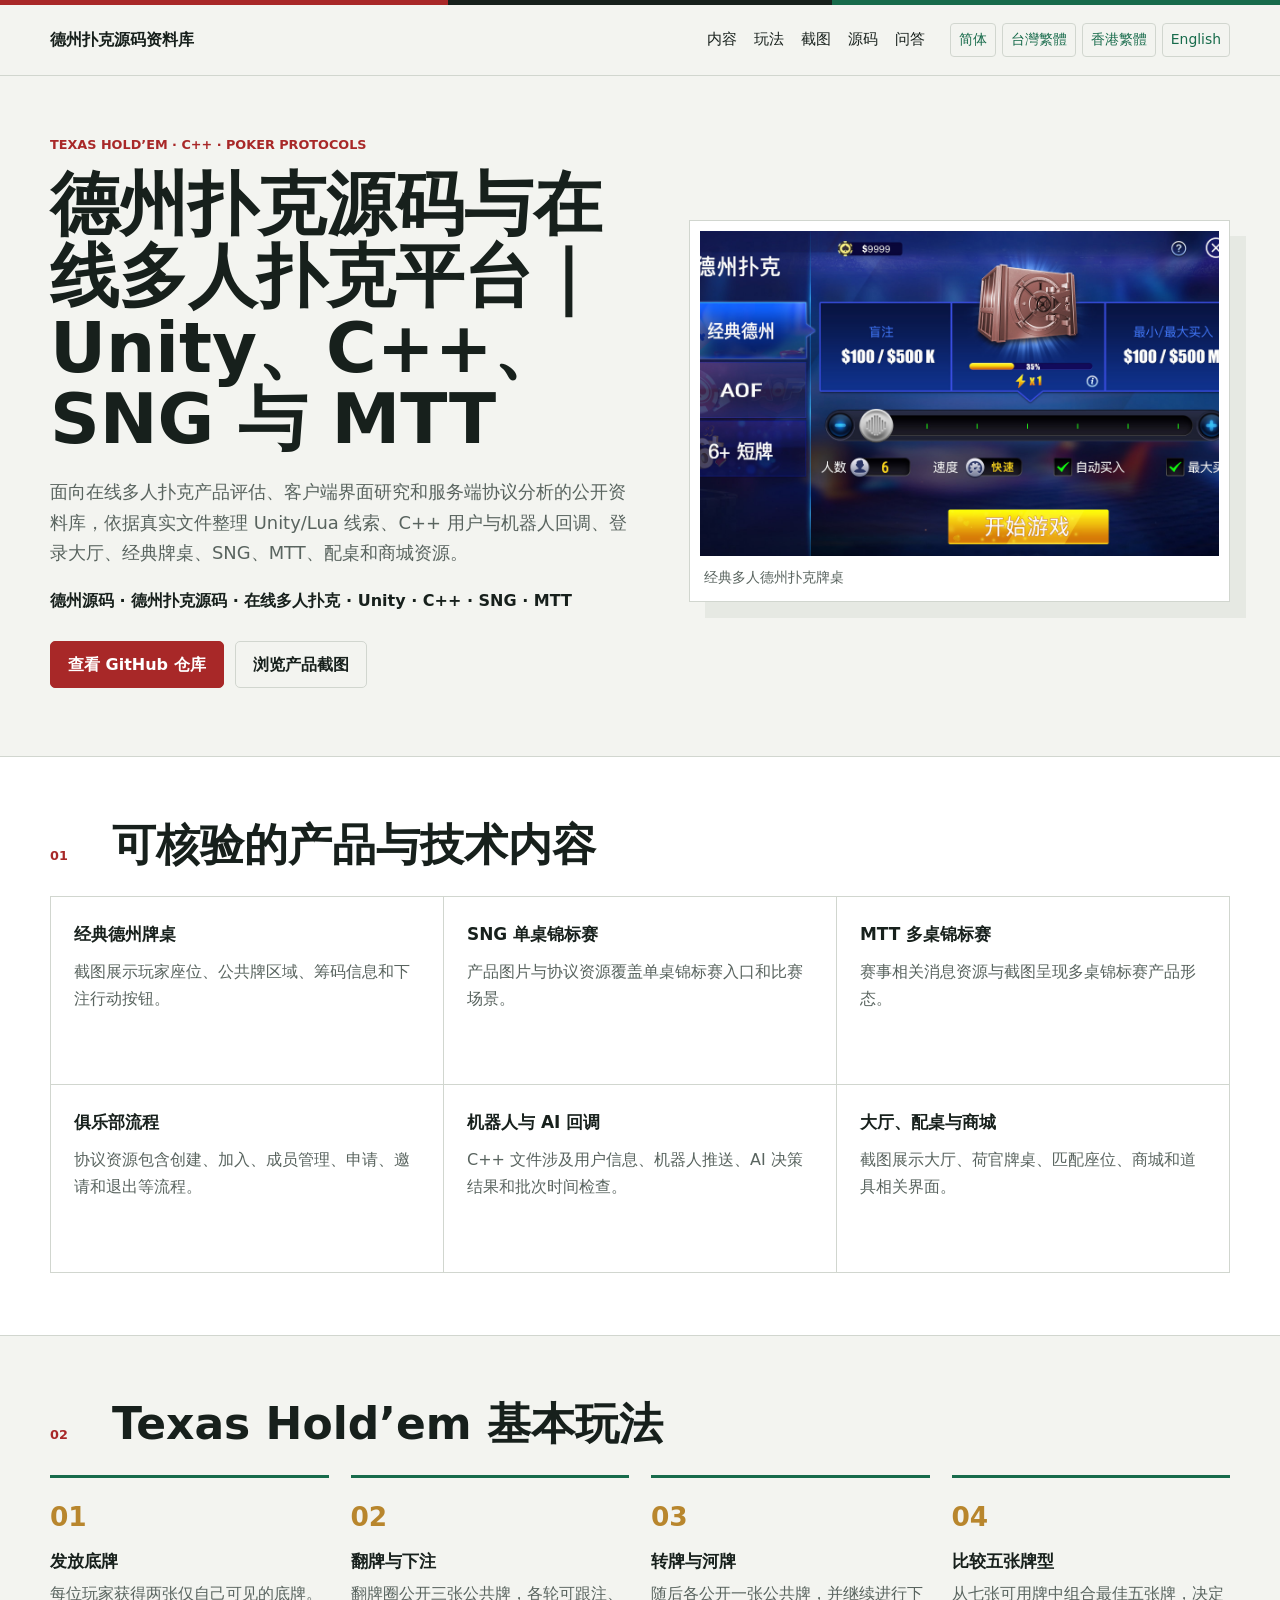
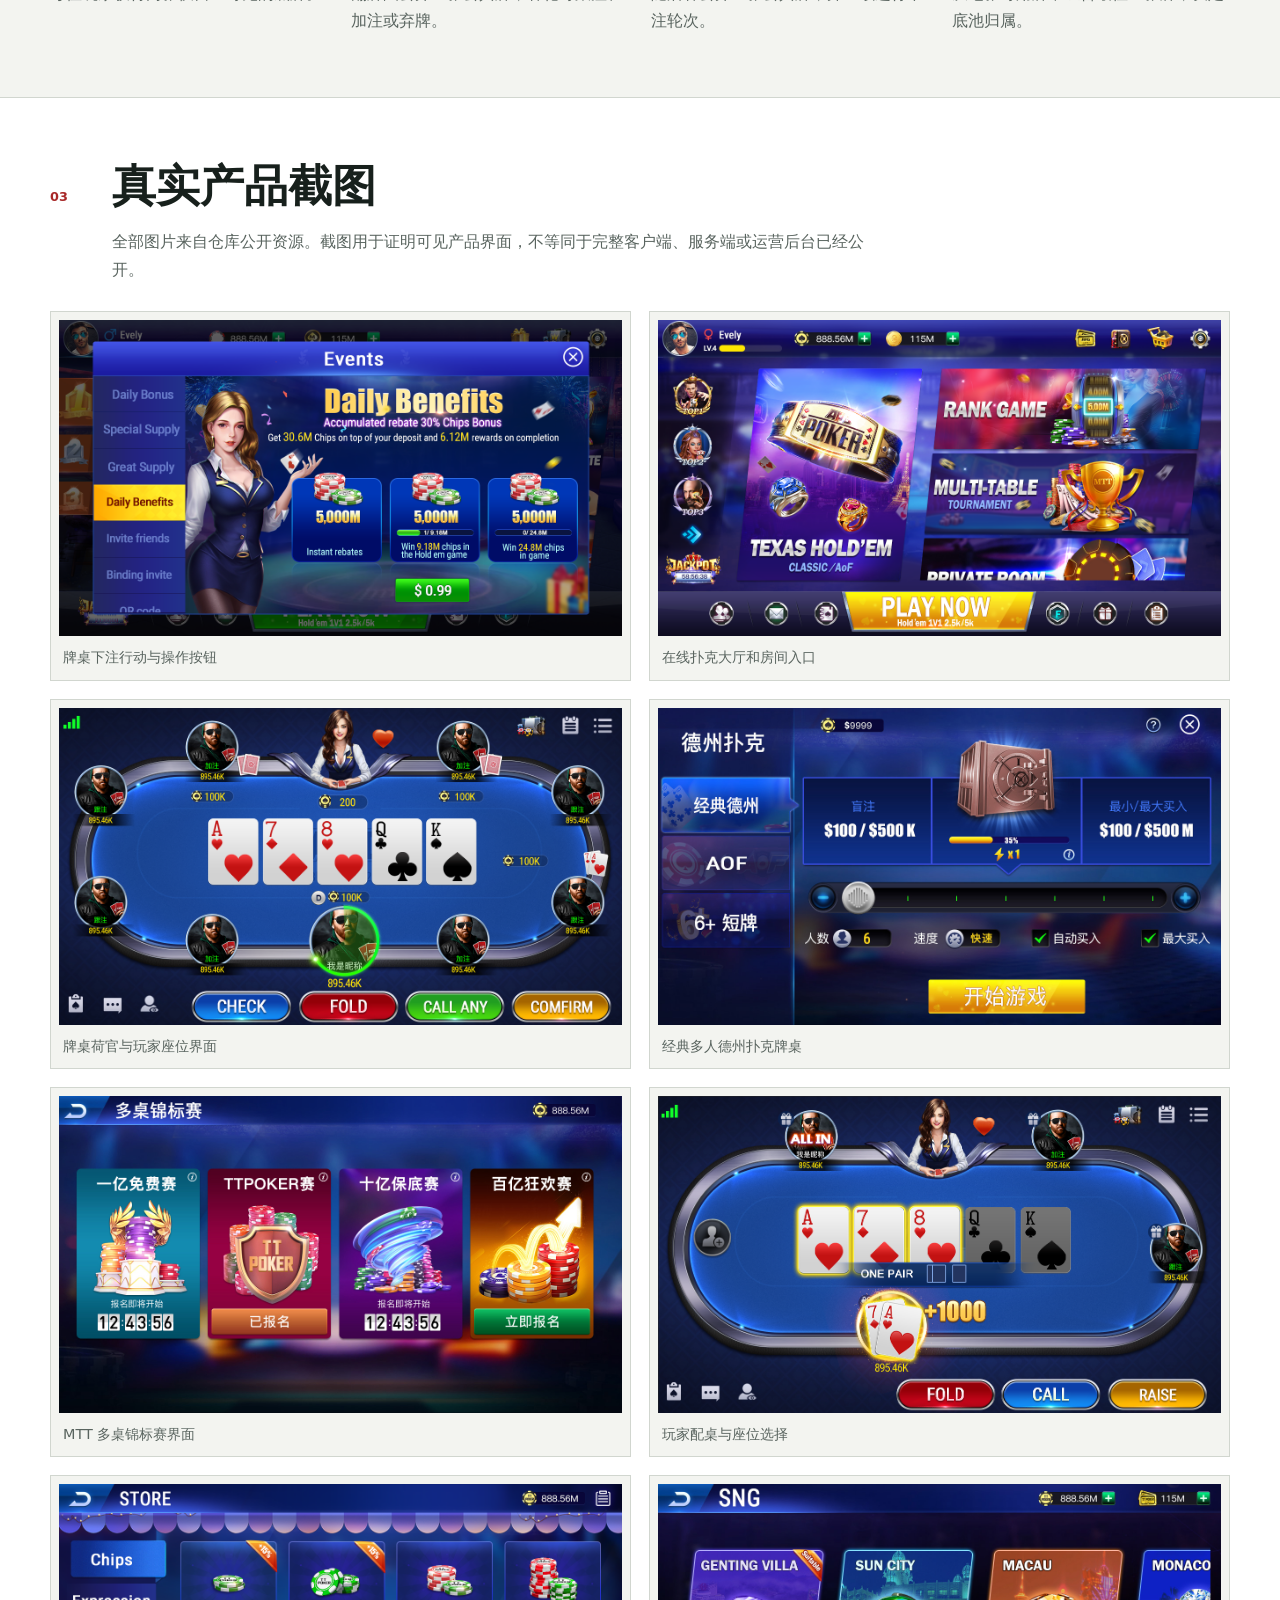
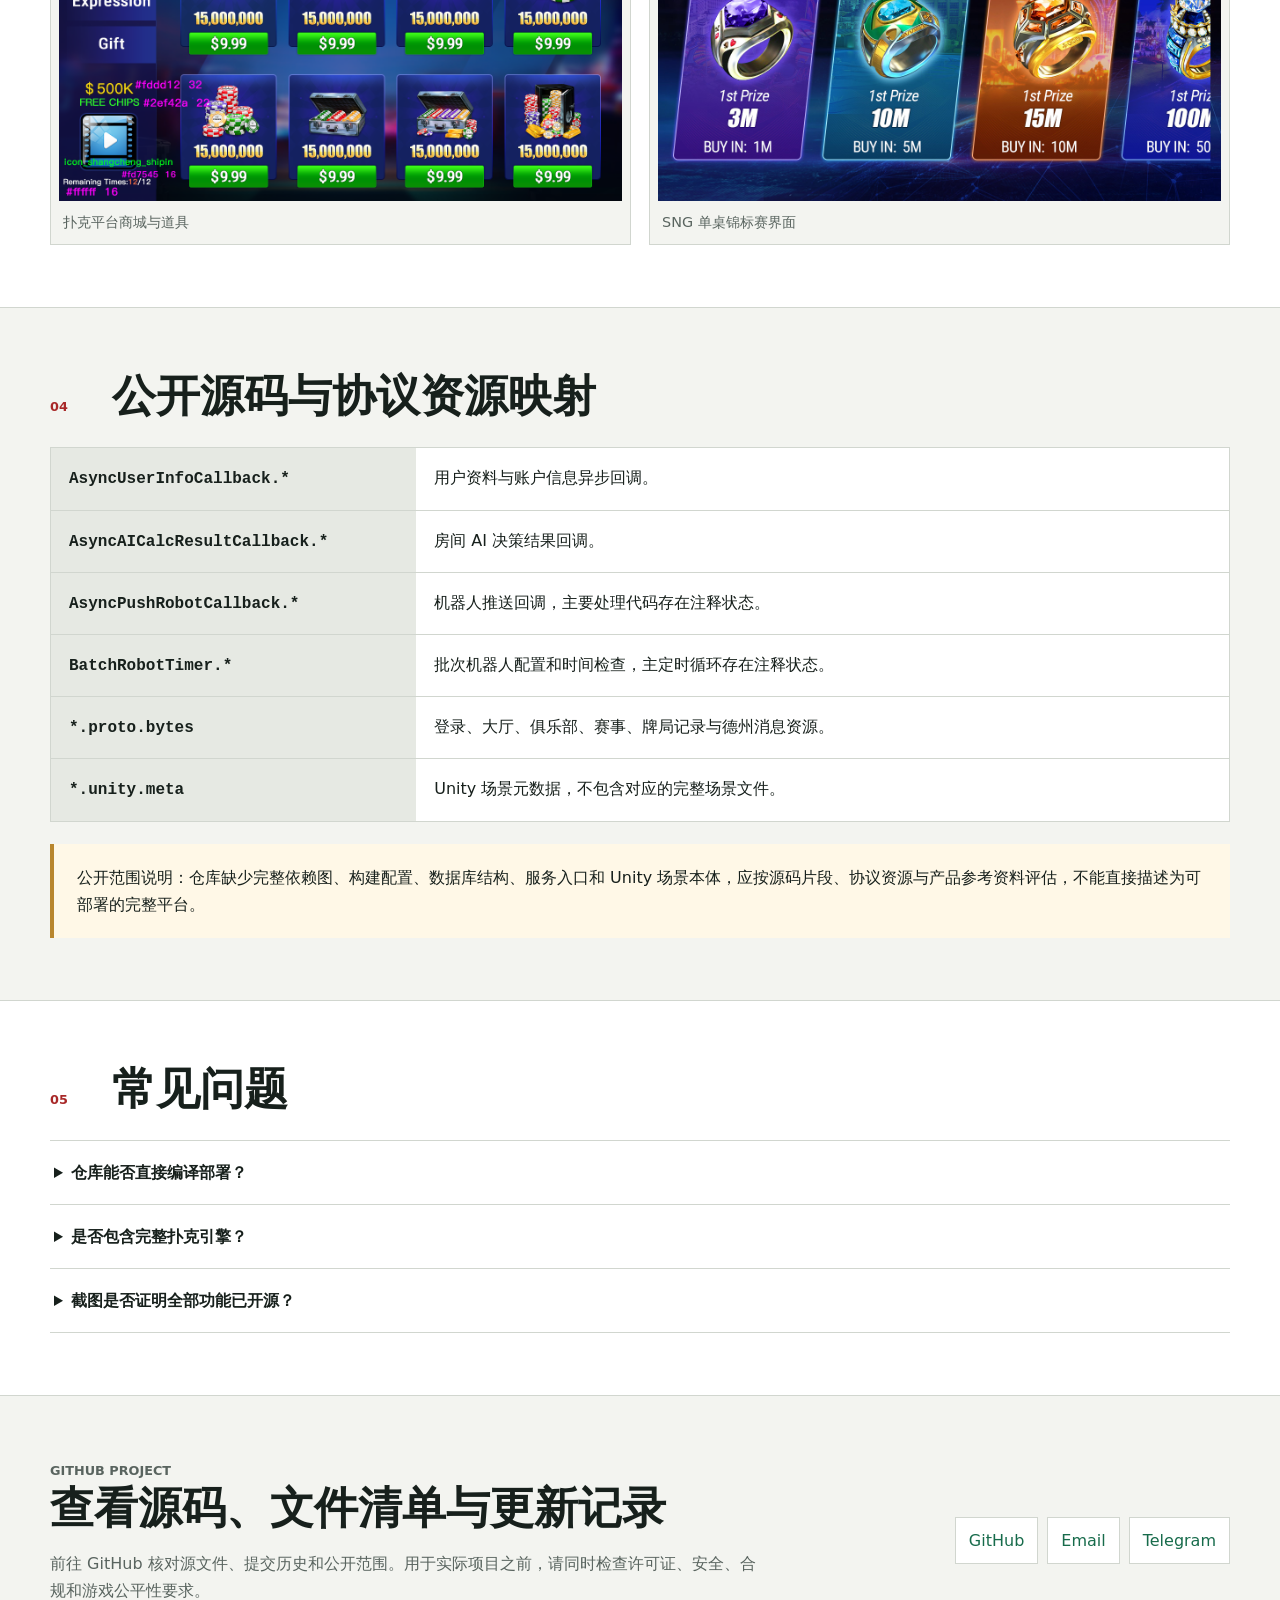
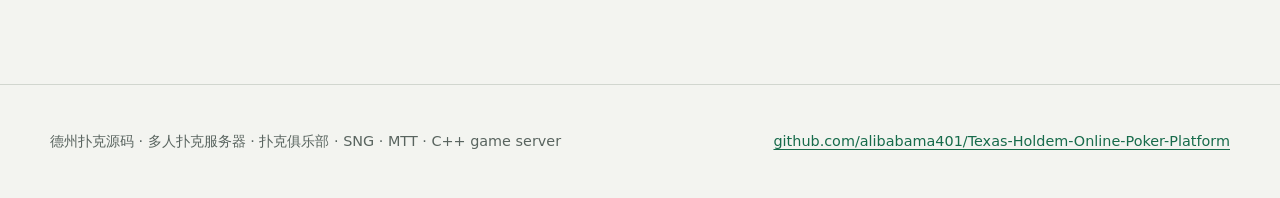
<file: index.html>
<!doctype html>
<html lang="zh-CN">
<head>
  <meta charset="utf-8">
  <meta name="viewport" content="width=device-width, initial-scale=1">
<meta name="google-site-verification" content="rrp5Uvgzi-1-rMxUBfhV3wjlNrFqzwnqiA4e3qsOLEM">
  <title>德州扑克源码｜Unity、C++ 在线多人平台</title>
  <meta name="description" content="德州扑克源码与在线多人平台资料，包含 Unity/Lua 客户端线索、C++ 用户和机器人回调、登录大厅、经典牌桌、SNG、MTT、配桌、商城协议与真实截图。">
<meta name="keywords" content="德州源码, 德州扑克源码, 在线多人扑克, Unity, C++, SNG, MTT">
  <meta name="robots" content="index,follow,max-image-preview:large,max-snippet:-1,max-video-preview:-1">
  <link rel="canonical" href="https://alibabama401.github.io/Texas-Holdem-Online-Poker-Platform/">
  <link rel="alternate" hreflang="zh-CN" href="https://alibabama401.github.io/Texas-Holdem-Online-Poker-Platform/zh-cn/">
  <link rel="alternate" hreflang="zh-Hant-TW" href="https://alibabama401.github.io/Texas-Holdem-Online-Poker-Platform/zh-tw/"><link rel="alternate" hreflang="zh-Hant-HK" href="https://alibabama401.github.io/Texas-Holdem-Online-Poker-Platform/zh-hk/">
  <link rel="alternate" hreflang="en" href="https://alibabama401.github.io/Texas-Holdem-Online-Poker-Platform/en/">
  <link rel="alternate" hreflang="x-default" href="https://alibabama401.github.io/Texas-Holdem-Online-Poker-Platform/">
  <meta property="og:type" content="article">
  <meta property="og:locale" content="zh_CN">
  <meta property="og:title" content="德州扑克源码｜Unity、C++ 在线多人平台">
  <meta property="og:description" content="德州扑克源码与在线多人平台资料，包含 Unity/Lua 客户端线索、C++ 用户和机器人回调、登录大厅、经典牌桌、SNG、MTT、配桌、商城协议与真实截图。">
  <meta property="og:image" content="https://alibabama401.github.io/Texas-Holdem-Online-Poker-Platform/assets/screenshots/004jingdian.jpg">
  <meta property="og:image:alt" content="经典多人德州扑克牌桌">
  <meta property="og:url" content="https://alibabama401.github.io/Texas-Holdem-Online-Poker-Platform/">
  <meta name="twitter:card" content="summary_large_image">
  <link rel="stylesheet" href="docs/assets/site.css">
  <script type="application/ld+json">{"@context":"https://schema.org","@type":"TechArticle","headline":"德州扑克源码｜Unity、C++ 在线多人平台","description":"德州扑克源码与在线多人平台资料，包含 Unity/Lua 客户端线索、C++ 用户和机器人回调、登录大厅、经典牌桌、SNG、MTT、配桌、商城协议与真实截图。","inLanguage":"zh-CN","url":"https://alibabama401.github.io/Texas-Holdem-Online-Poker-Platform/","image":["https://alibabama401.github.io/Texas-Holdem-Online-Poker-Platform/assets/screenshots/001action.png","https://alibabama401.github.io/Texas-Holdem-Online-Poker-Platform/assets/screenshots/002dating.png","https://alibabama401.github.io/Texas-Holdem-Online-Poker-Platform/assets/screenshots/003heguang.png","https://alibabama401.github.io/Texas-Holdem-Online-Poker-Platform/assets/screenshots/004jingdian.jpg","https://alibabama401.github.io/Texas-Holdem-Online-Poker-Platform/assets/screenshots/005mtt.jpg","https://alibabama401.github.io/Texas-Holdem-Online-Poker-Platform/assets/screenshots/006paizuo.png","https://alibabama401.github.io/Texas-Holdem-Online-Poker-Platform/assets/screenshots/007shop.png","https://alibabama401.github.io/Texas-Holdem-Online-Poker-Platform/assets/screenshots/008sng.jpg"],"author":{"@type":"Organization","name":"alibabama401","url":"https://github.com/alibabama401"},"about":["Texas Holdem source code","multiplayer poker server","SNG","MTT","poker club"]}</script>
</head>
<body>
  <div class="topline"></div>
  <header class="site-header"><div class="wrap nav"><a class="brand" href="docs/">德州扑克源码资料库</a><nav class="navlinks" aria-label="Primary"><a href="#features">内容</a><a href="#gameplay">玩法</a><a href="#screenshots">截图</a><a href="#source">源码</a><a href="#faq">问答</a></nav><div class="languages" aria-label="Languages"><a href="docs/zh-cn/">简体</a><a href="docs/zh-tw/">台灣繁體</a><a href="docs/zh-hk/" hreflang="zh-Hant-HK">香港繁體</a><a href="docs/en/">English</a></div></div></header>
  <main>
    <section class="hero wrap"><div><p class="eyebrow">TEXAS HOLD’EM · C++ · POKER PROTOCOLS</p><h1>德州扑克源码与在线多人扑克平台｜Unity、C++、SNG 与 MTT</h1><p class="intro">面向在线多人扑克产品评估、客户端界面研究和服务端协议分析的公开资料库，依据真实文件整理 Unity/Lua 线索、C++ 用户与机器人回调、登录大厅、经典牌桌、SNG、MTT、配桌和商城资源。</p><p class="keywords">德州源码 · 德州扑克源码 · 在线多人扑克 · Unity · C++ · SNG · MTT</p><div class="actions"><a class="button" href="https://github.com/alibabama401/Texas-Holdem-Online-Poker-Platform">查看 GitHub 仓库</a><a class="button secondary" href="#screenshots">浏览产品截图</a></div></div><figure class="hero-media"><img src="docs/assets/screenshots/004jingdian.jpg" alt="经典多人德州扑克牌桌" fetchpriority="high"><figcaption>经典多人德州扑克牌桌</figcaption></figure></section>
    <section class="band" id="features"><div class="wrap section"><div class="section-head"><p>01</p><h2>可核验的产品与技术内容</h2></div><div class="feature-grid"><article class="feature"><h3>经典德州牌桌</h3><p>截图展示玩家座位、公共牌区域、筹码信息和下注行动按钮。</p></article><article class="feature"><h3>SNG 单桌锦标赛</h3><p>产品图片与协议资源覆盖单桌锦标赛入口和比赛场景。</p></article><article class="feature"><h3>MTT 多桌锦标赛</h3><p>赛事相关消息资源与截图呈现多桌锦标赛产品形态。</p></article><article class="feature"><h3>俱乐部流程</h3><p>协议资源包含创建、加入、成员管理、申请、邀请和退出等流程。</p></article><article class="feature"><h3>机器人与 AI 回调</h3><p>C++ 文件涉及用户信息、机器人推送、AI 决策结果和批次时间检查。</p></article><article class="feature"><h3>大厅、配桌与商城</h3><p>截图展示大厅、荷官牌桌、匹配座位、商城和道具相关界面。</p></article></div></div></section>
    <section class="wrap section" id="gameplay"><div class="section-head"><p>02</p><h2>Texas Hold’em 基本玩法</h2></div><ol class="workflow"><li><span>01</span><div><h3>发放底牌</h3><p>每位玩家获得两张仅自己可见的底牌。</p></div></li><li><span>02</span><div><h3>翻牌与下注</h3><p>翻牌圈公开三张公共牌，各轮可跟注、加注或弃牌。</p></div></li><li><span>03</span><div><h3>转牌与河牌</h3><p>随后各公开一张公共牌，并继续进行下注轮次。</p></div></li><li><span>04</span><div><h3>比较五张牌型</h3><p>从七张可用牌中组合最佳五张牌，决定底池归属。</p></div></li></ol></section>
    <section class="band" id="screenshots"><div class="wrap section"><div class="section-head"><p>03</p><h2>真实产品截图</h2></div><p class="lede">全部图片来自仓库公开资源。截图用于证明可见产品界面，不等同于完整客户端、服务端或运营后台已经公开。</p><div class="gallery"><figure><a href="docs/assets/screenshots/001action.png"><img src="docs/assets/screenshots/001action.png" alt="牌桌下注行动与操作按钮" loading="lazy" decoding="async"></a><figcaption>牌桌下注行动与操作按钮</figcaption></figure><figure><a href="docs/assets/screenshots/002dating.png"><img src="docs/assets/screenshots/002dating.png" alt="在线扑克大厅和房间入口" loading="lazy" decoding="async"></a><figcaption>在线扑克大厅和房间入口</figcaption></figure><figure><a href="docs/assets/screenshots/003heguang.png"><img src="docs/assets/screenshots/003heguang.png" alt="牌桌荷官与玩家座位界面" loading="lazy" decoding="async"></a><figcaption>牌桌荷官与玩家座位界面</figcaption></figure><figure><a href="docs/assets/screenshots/004jingdian.jpg"><img src="docs/assets/screenshots/004jingdian.jpg" alt="经典多人德州扑克牌桌" loading="lazy" decoding="async"></a><figcaption>经典多人德州扑克牌桌</figcaption></figure><figure><a href="docs/assets/screenshots/005mtt.jpg"><img src="docs/assets/screenshots/005mtt.jpg" alt="MTT 多桌锦标赛界面" loading="lazy" decoding="async"></a><figcaption>MTT 多桌锦标赛界面</figcaption></figure><figure><a href="docs/assets/screenshots/006paizuo.png"><img src="docs/assets/screenshots/006paizuo.png" alt="玩家配桌与座位选择" loading="lazy" decoding="async"></a><figcaption>玩家配桌与座位选择</figcaption></figure><figure><a href="docs/assets/screenshots/007shop.png"><img src="docs/assets/screenshots/007shop.png" alt="扑克平台商城与道具" loading="lazy" decoding="async"></a><figcaption>扑克平台商城与道具</figcaption></figure><figure><a href="docs/assets/screenshots/008sng.jpg"><img src="docs/assets/screenshots/008sng.jpg" alt="SNG 单桌锦标赛界面" loading="lazy" decoding="async"></a><figcaption>SNG 单桌锦标赛界面</figcaption></figure></div></div></section>
    <section class="wrap section" id="source"><div class="section-head"><p>04</p><h2>公开源码与协议资源映射</h2></div><div class="table-wrap"><table><tbody><tr><th scope="row"><code>AsyncUserInfoCallback.*</code></th><td>用户资料与账户信息异步回调。</td></tr><tr><th scope="row"><code>AsyncAICalcResultCallback.*</code></th><td>房间 AI 决策结果回调。</td></tr><tr><th scope="row"><code>AsyncPushRobotCallback.*</code></th><td>机器人推送回调，主要处理代码存在注释状态。</td></tr><tr><th scope="row"><code>BatchRobotTimer.*</code></th><td>批次机器人配置和时间检查，主定时循环存在注释状态。</td></tr><tr><th scope="row"><code>*.proto.bytes</code></th><td>登录、大厅、俱乐部、赛事、牌局记录与德州消息资源。</td></tr><tr><th scope="row"><code>*.unity.meta</code></th><td>Unity 场景元数据，不包含对应的完整场景文件。</td></tr></tbody></table></div><p class="scope">公开范围说明：仓库缺少完整依赖图、构建配置、数据库结构、服务入口和 Unity 场景本体，应按源码片段、协议资源与产品参考资料评估，不能直接描述为可部署的完整平台。</p></section>
    <section class="band" id="faq"><div class="wrap section"><div class="section-head"><p>05</p><h2>常见问题</h2></div><div class="faq"><details><summary>仓库能否直接编译部署？</summary><p>当前公开文件不足以组成完整可构建平台，需要补齐依赖、入口、数据库、配置和客户端工程。</p></details><details><summary>是否包含完整扑克引擎？</summary><p>页面只描述实际可核验的回调与协议资源，不把缺少实现的内容声明为完整引擎。</p></details><details><summary>截图是否证明全部功能已开源？</summary><p>截图证明相应界面存在，具体业务逻辑是否公开仍应逐项核对仓库文件。</p></details></div></div></section>
    <section class="wrap contact"><div><p class="eyebrow">GITHUB PROJECT</p><h2>查看源码、文件清单与更新记录</h2><p>前往 GitHub 核对源文件、提交历史和公开范围。用于实际项目之前，请同时检查许可证、安全、合规和游戏公平性要求。</p></div><div class="contact-links"><a href="https://github.com/alibabama401/Texas-Holdem-Online-Poker-Platform">GitHub</a><a href="mailto:ttpoker40@gmail.com">Email</a><a href="https://t.me/alibabama401">Telegram</a></div></section>
  </main>
  <footer><div class="wrap"><p>德州扑克源码 · 多人扑克服务器 · 扑克俱乐部 · SNG · MTT · C++ game server</p><p><a href="https://github.com/alibabama401/Texas-Holdem-Online-Poker-Platform">github.com/alibabama401/Texas-Holdem-Online-Poker-Platform</a></p></div></footer>
</body>
</html>
</file>
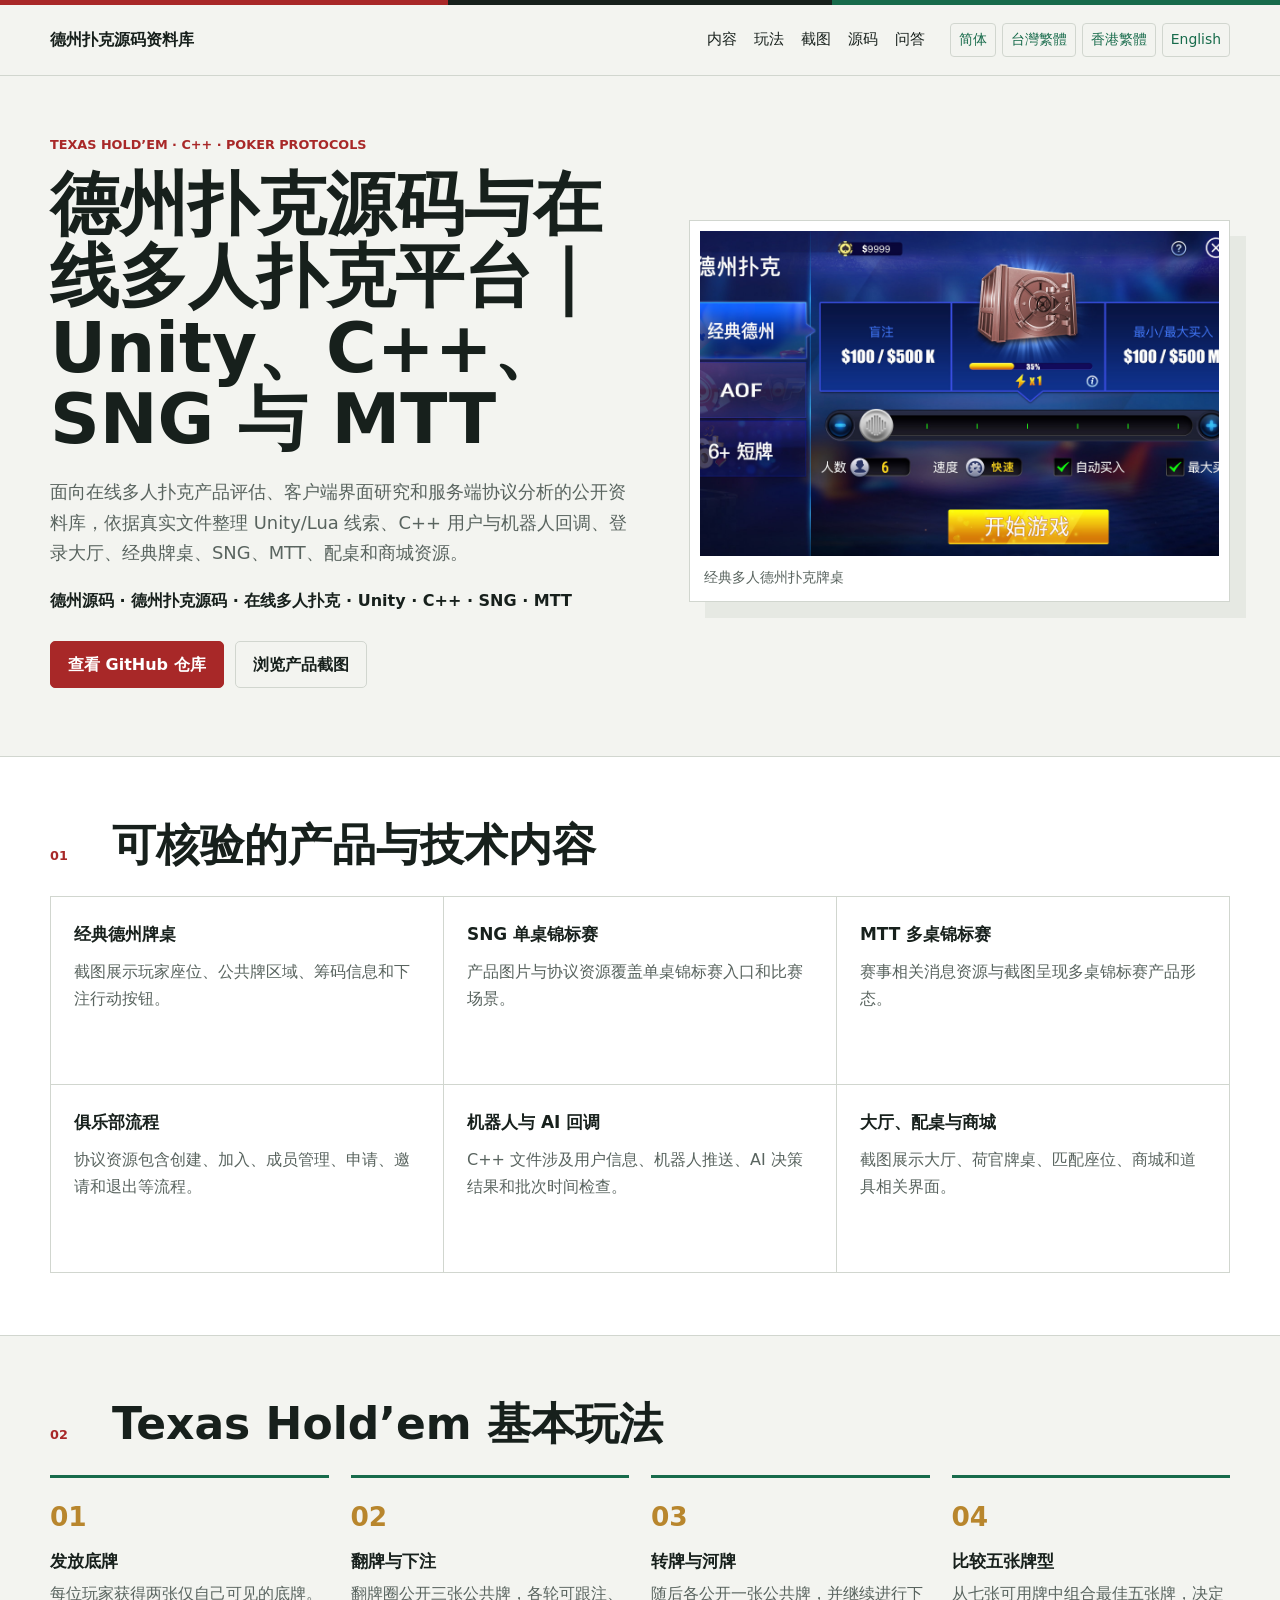
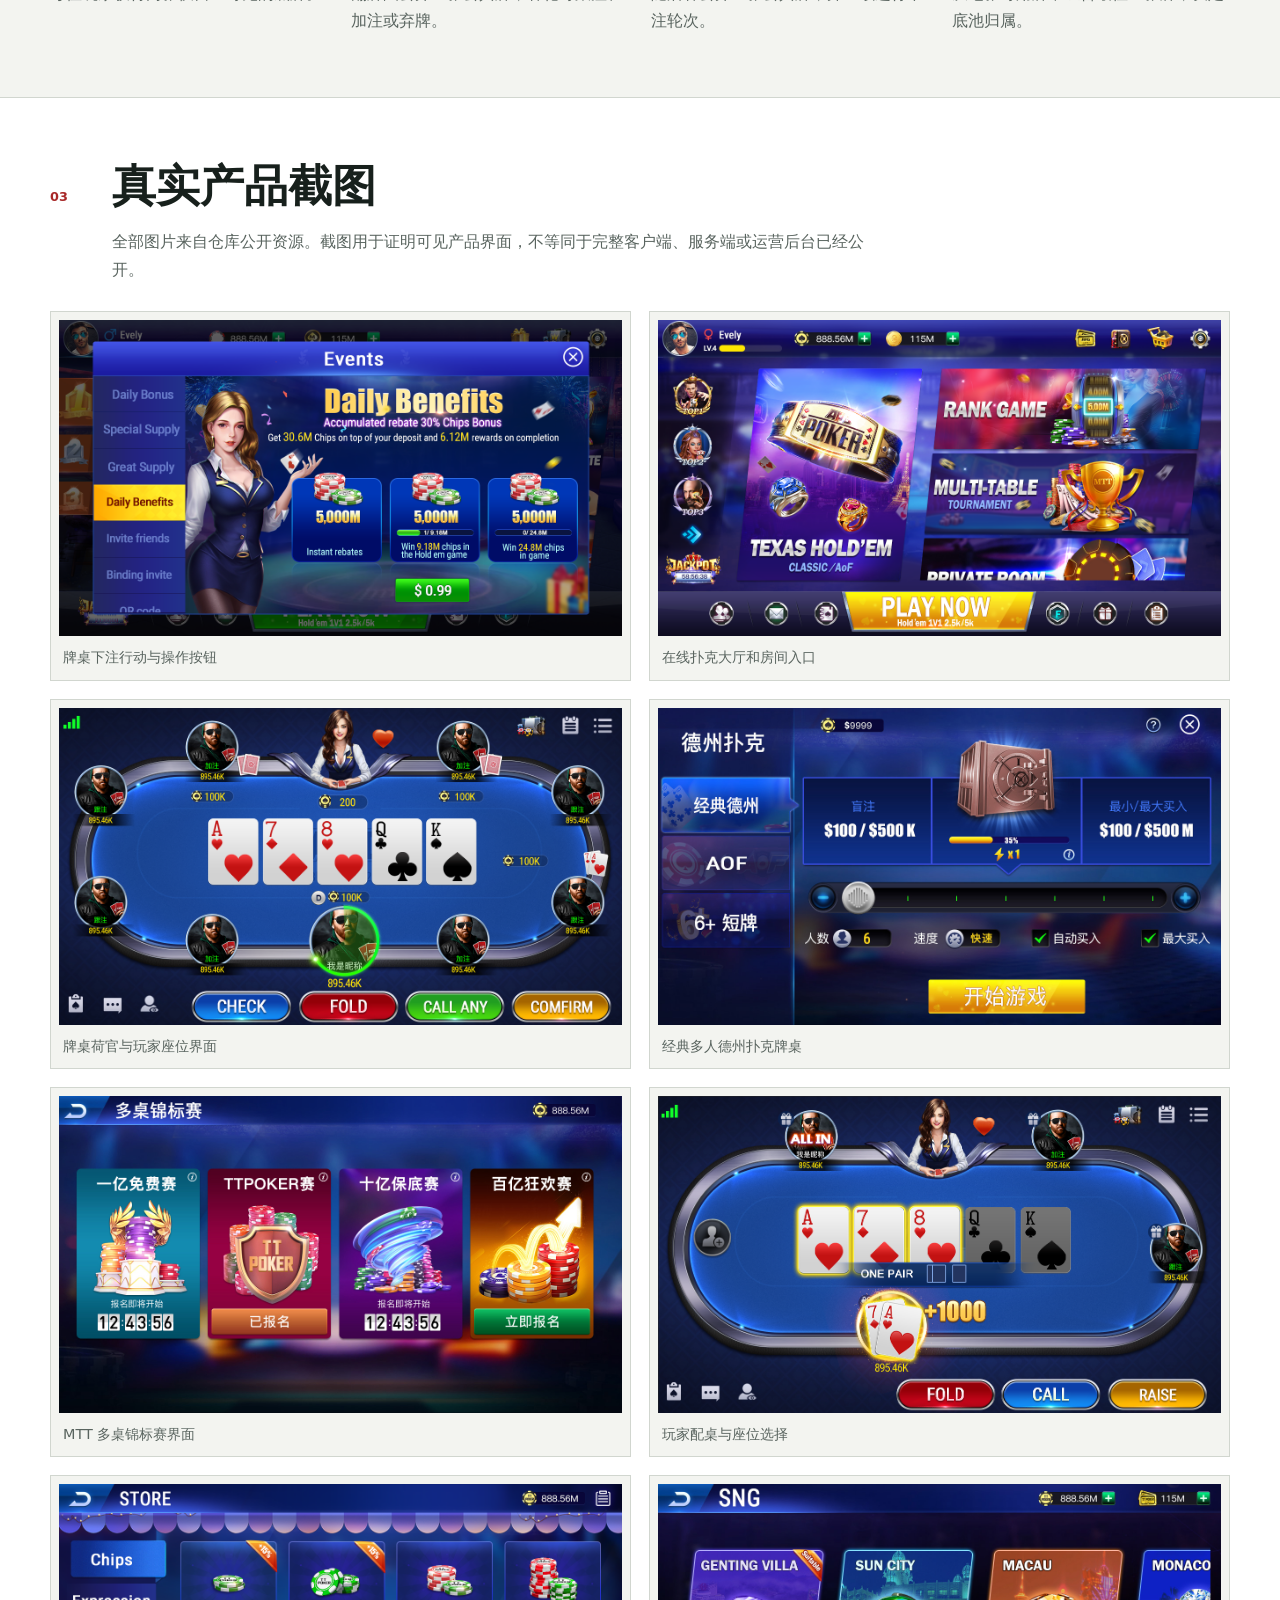
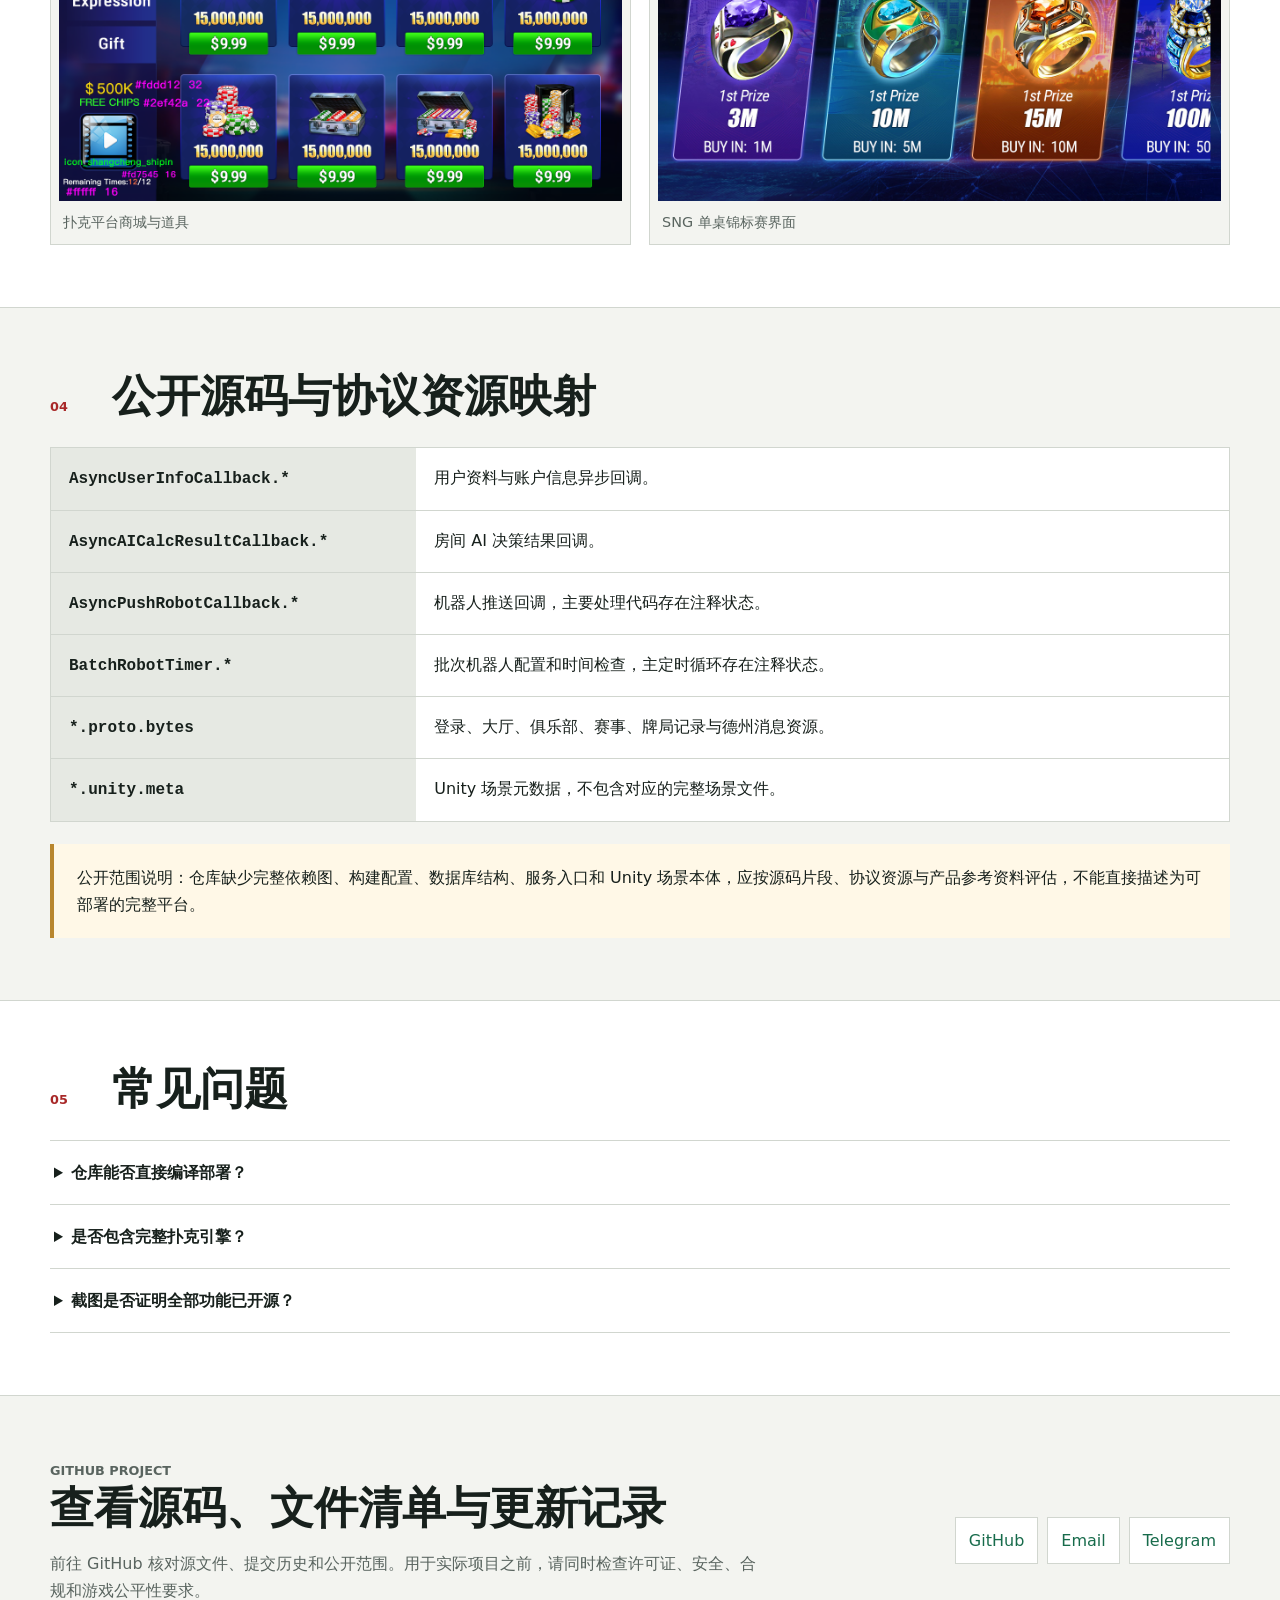
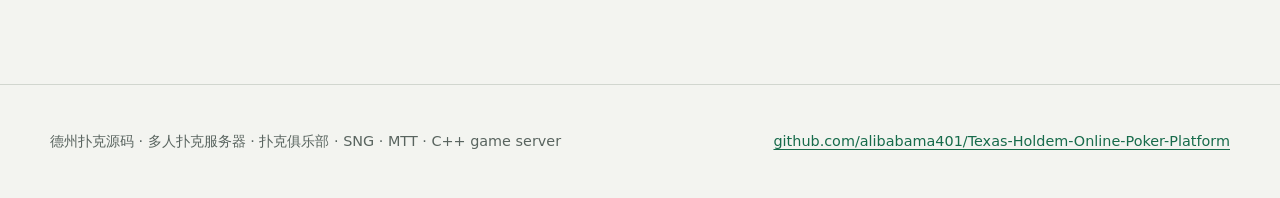
<file: docs/index.html>
<!doctype html>
<html lang="zh-CN">
<head>
  <meta charset="utf-8">
  <meta name="viewport" content="width=device-width, initial-scale=1">
<meta name="google-site-verification" content="rrp5Uvgzi-1-rMxUBfhV3wjlNrFqzwnqiA4e3qsOLEM">
  <title>德州扑克源码｜德州积分大厅|在线多人平台</title>
  <meta name="description" content="德州扑克源码与在线多人平台资料，包含 Unity/Lua 客户端线索、C++ 用户和机器人回调、登录大厅、经典牌桌、SNG、MTT、配桌、商城协议与真实截图。">
<meta name="keywords" content="德州源码, 德州扑克源码, 在线多人扑克, Unity, C++, SNG, MTT">
  <meta name="robots" content="index,follow,max-image-preview:large,max-snippet:-1,max-video-preview:-1">
  <link rel="canonical" href="https://alibabama401.github.io/Texas-Holdem-Online-Poker-Platform/">
  <link rel="alternate" hreflang="zh-CN" href="https://alibabama401.github.io/Texas-Holdem-Online-Poker-Platform/zh-cn/">
  <link rel="alternate" hreflang="zh-Hant-TW" href="https://alibabama401.github.io/Texas-Holdem-Online-Poker-Platform/zh-tw/"><link rel="alternate" hreflang="zh-Hant-HK" href="https://alibabama401.github.io/Texas-Holdem-Online-Poker-Platform/zh-hk/">
  <link rel="alternate" hreflang="en" href="https://alibabama401.github.io/Texas-Holdem-Online-Poker-Platform/en/">
  <link rel="alternate" hreflang="x-default" href="https://alibabama401.github.io/Texas-Holdem-Online-Poker-Platform/">
  <meta property="og:type" content="article">
  <meta property="og:locale" content="zh_CN">
  <meta property="og:title" content="德州扑克源码｜德州积分大厅|在线多人平台">
  <meta property="og:description" content="德州扑克源码与在线多人平台资料，包含 Unity/Lua 客户端线索、C++ 用户和机器人回调、登录大厅、经典牌桌、SNG、MTT、配桌、商城协议与真实截图。">
  <meta property="og:image" content="https://alibabama401.github.io/Texas-Holdem-Online-Poker-Platform/assets/screenshots/004jingdian.jpg">
  <meta property="og:image:alt" content="经典多人德州扑克牌桌">
  <meta property="og:url" content="https://alibabama401.github.io/Texas-Holdem-Online-Poker-Platform/">
  <meta name="twitter:card" content="summary_large_image">
  <link rel="stylesheet" href="assets/site.css">
  <script type="application/ld+json">{"@context":"https://schema.org","@type":"TechArticle","headline":"德州扑克源码｜Unity、C++ 在线多人平台","description":"德州扑克源码与在线多人平台资料，包含 Unity/Lua 客户端线索、C++ 用户和机器人回调、登录大厅、经典牌桌、SNG、MTT、配桌、商城协议与真实截图。","inLanguage":"zh-CN","url":"https://alibabama401.github.io/Texas-Holdem-Online-Poker-Platform/","image":["https://alibabama401.github.io/Texas-Holdem-Online-Poker-Platform/assets/screenshots/001action.png","https://alibabama401.github.io/Texas-Holdem-Online-Poker-Platform/assets/screenshots/002dating.png","https://alibabama401.github.io/Texas-Holdem-Online-Poker-Platform/assets/screenshots/003heguang.png","https://alibabama401.github.io/Texas-Holdem-Online-Poker-Platform/assets/screenshots/004jingdian.jpg","https://alibabama401.github.io/Texas-Holdem-Online-Poker-Platform/assets/screenshots/005mtt.jpg","https://alibabama401.github.io/Texas-Holdem-Online-Poker-Platform/assets/screenshots/006paizuo.png","https://alibabama401.github.io/Texas-Holdem-Online-Poker-Platform/assets/screenshots/007shop.png","https://alibabama401.github.io/Texas-Holdem-Online-Poker-Platform/assets/screenshots/008sng.jpg"],"author":{"@type":"Organization","name":"alibabama401","url":"https://github.com/alibabama401"},"about":["Texas Holdem source code","multiplayer poker server","SNG","MTT","poker club"]}</script>
</head>
<body>
  <div class="topline"></div>
  <header class="site-header"><div class="wrap nav"><a class="brand" href="./">德州扑克源码资料库</a><nav class="navlinks" aria-label="Primary"><a href="#features">内容</a><a href="#gameplay">玩法</a><a href="#screenshots">截图</a><a href="#source">源码</a><a href="#faq">问答</a></nav><div class="languages" aria-label="Languages"><a href="zh-cn/">简体</a><a href="zh-tw/">台灣繁體</a><a href="zh-hk/" hreflang="zh-Hant-HK">香港繁體</a><a href="en/">English</a></div></div></header>
  <main>
    <section class="hero wrap"><div><p class="eyebrow">TEXAS HOLD’EM · C++ · POKER PROTOCOLS</p><h1>德州扑克源码与在线多人扑克平台｜Unity、C++、SNG 与 MTT</h1><p class="intro">面向在线多人扑克产品评估、客户端界面研究和服务端协议分析的公开资料库，依据真实文件整理 Unity/Lua 线索、C++ 用户与机器人回调、登录大厅、经典牌桌、SNG、MTT、配桌和商城资源。</p><p class="keywords">德州源码 · 德州扑克源码 · 在线多人扑克 · Unity · C++ · SNG · MTT</p><div class="actions"><a class="button" href="https://github.com/alibabama401/Texas-Holdem-Online-Poker-Platform">查看 GitHub 仓库</a><a class="button secondary" href="#screenshots">浏览产品截图</a></div></div><figure class="hero-media"><img src="assets/screenshots/004jingdian.jpg" alt="经典多人德州扑克牌桌" fetchpriority="high"><figcaption>经典多人德州扑克牌桌</figcaption></figure></section>
    <section class="band" id="features"><div class="wrap section"><div class="section-head"><p>01</p><h2>可核验的产品与技术内容</h2></div><div class="feature-grid"><article class="feature"><h3>经典德州牌桌</h3><p>截图展示玩家座位、公共牌区域、筹码信息和下注行动按钮。</p></article><article class="feature"><h3>SNG 单桌锦标赛</h3><p>产品图片与协议资源覆盖单桌锦标赛入口和比赛场景。</p></article><article class="feature"><h3>MTT 多桌锦标赛</h3><p>赛事相关消息资源与截图呈现多桌锦标赛产品形态。</p></article><article class="feature"><h3>俱乐部流程</h3><p>协议资源包含创建、加入、成员管理、申请、邀请和退出等流程。</p></article><article class="feature"><h3>机器人与 AI 回调</h3><p>C++ 文件涉及用户信息、机器人推送、AI 决策结果和批次时间检查。</p></article><article class="feature"><h3>大厅、配桌与商城</h3><p>截图展示大厅、荷官牌桌、匹配座位、商城和道具相关界面。</p></article></div></div></section>
    <section class="wrap section" id="gameplay"><div class="section-head"><p>02</p><h2>Texas Hold’em 基本玩法</h2></div><ol class="workflow"><li><span>01</span><div><h3>发放底牌</h3><p>每位玩家获得两张仅自己可见的底牌。</p></div></li><li><span>02</span><div><h3>翻牌与下注</h3><p>翻牌圈公开三张公共牌，各轮可跟注、加注或弃牌。</p></div></li><li><span>03</span><div><h3>转牌与河牌</h3><p>随后各公开一张公共牌，并继续进行下注轮次。</p></div></li><li><span>04</span><div><h3>比较五张牌型</h3><p>从七张可用牌中组合最佳五张牌，决定底池归属。</p></div></li></ol></section>
    <section class="band" id="screenshots"><div class="wrap section"><div class="section-head"><p>03</p><h2>真实产品截图</h2></div><p class="lede">全部图片来自仓库公开资源。截图用于证明可见产品界面，不等同于完整客户端、服务端或运营后台已经公开。</p><div class="gallery"><figure><a href="assets/screenshots/001action.png"><img src="assets/screenshots/001action.png" alt="牌桌下注行动与操作按钮" loading="lazy" decoding="async"></a><figcaption>牌桌下注行动与操作按钮</figcaption></figure><figure><a href="assets/screenshots/002dating.png"><img src="assets/screenshots/002dating.png" alt="在线扑克大厅和房间入口" loading="lazy" decoding="async"></a><figcaption>在线扑克大厅和房间入口</figcaption></figure><figure><a href="assets/screenshots/003heguang.png"><img src="assets/screenshots/003heguang.png" alt="牌桌荷官与玩家座位界面" loading="lazy" decoding="async"></a><figcaption>牌桌荷官与玩家座位界面</figcaption></figure><figure><a href="assets/screenshots/004jingdian.jpg"><img src="assets/screenshots/004jingdian.jpg" alt="经典多人德州扑克牌桌" loading="lazy" decoding="async"></a><figcaption>经典多人德州扑克牌桌</figcaption></figure><figure><a href="assets/screenshots/005mtt.jpg"><img src="assets/screenshots/005mtt.jpg" alt="MTT 多桌锦标赛界面" loading="lazy" decoding="async"></a><figcaption>MTT 多桌锦标赛界面</figcaption></figure><figure><a href="assets/screenshots/006paizuo.png"><img src="assets/screenshots/006paizuo.png" alt="玩家配桌与座位选择" loading="lazy" decoding="async"></a><figcaption>玩家配桌与座位选择</figcaption></figure><figure><a href="assets/screenshots/007shop.png"><img src="assets/screenshots/007shop.png" alt="扑克平台商城与道具" loading="lazy" decoding="async"></a><figcaption>扑克平台商城与道具</figcaption></figure><figure><a href="assets/screenshots/008sng.jpg"><img src="assets/screenshots/008sng.jpg" alt="SNG 单桌锦标赛界面" loading="lazy" decoding="async"></a><figcaption>SNG 单桌锦标赛界面</figcaption></figure></div></div></section>
    <section class="wrap section" id="source"><div class="section-head"><p>04</p><h2>公开源码与协议资源映射</h2></div><div class="table-wrap"><table><tbody><tr><th scope="row"><code>AsyncUserInfoCallback.*</code></th><td>用户资料与账户信息异步回调。</td></tr><tr><th scope="row"><code>AsyncAICalcResultCallback.*</code></th><td>房间 AI 决策结果回调。</td></tr><tr><th scope="row"><code>AsyncPushRobotCallback.*</code></th><td>机器人推送回调，主要处理代码存在注释状态。</td></tr><tr><th scope="row"><code>BatchRobotTimer.*</code></th><td>批次机器人配置和时间检查，主定时循环存在注释状态。</td></tr><tr><th scope="row"><code>*.proto.bytes</code></th><td>登录、大厅、俱乐部、赛事、牌局记录与德州消息资源。</td></tr><tr><th scope="row"><code>*.unity.meta</code></th><td>Unity 场景元数据，不包含对应的完整场景文件。</td></tr></tbody></table></div><p class="scope">公开范围说明：仓库缺少完整依赖图、构建配置、数据库结构、服务入口和 Unity 场景本体，应按源码片段、协议资源与产品参考资料评估，不能直接描述为可部署的完整平台。</p></section>
    <section class="band" id="faq"><div class="wrap section"><div class="section-head"><p>05</p><h2>常见问题</h2></div><div class="faq"><details><summary>仓库能否直接编译部署？</summary><p>当前公开文件不足以组成完整可构建平台，需要补齐依赖、入口、数据库、配置和客户端工程。</p></details><details><summary>是否包含完整扑克引擎？</summary><p>页面只描述实际可核验的回调与协议资源，不把缺少实现的内容声明为完整引擎。</p></details><details><summary>截图是否证明全部功能已开源？</summary><p>截图证明相应界面存在，具体业务逻辑是否公开仍应逐项核对仓库文件。</p></details></div></div></section>
    <section class="wrap contact"><div><p class="eyebrow">GITHUB PROJECT</p><h2>查看源码、文件清单与更新记录</h2><p>前往 GitHub 核对源文件、提交历史和公开范围。用于实际项目之前，请同时检查许可证、安全、合规和游戏公平性要求。</p></div><div class="contact-links"><a href="https://github.com/alibabama401/Texas-Holdem-Online-Poker-Platform">GitHub</a><a href="mailto:ttpoker40@gmail.com">Email</a><a href="https://t.me/alibabama401">Telegram</a></div></section>
  </main>
  <footer><div class="wrap"><p>德州扑克源码 · 多人扑克服务器 · 扑克俱乐部 · SNG · MTT · C++ game server</p><p><a href="https://github.com/alibabama401/Texas-Holdem-Online-Poker-Platform">github.com/alibabama401/Texas-Holdem-Online-Poker-Platform</a></p></div></footer>
</body>
</html>
</file>
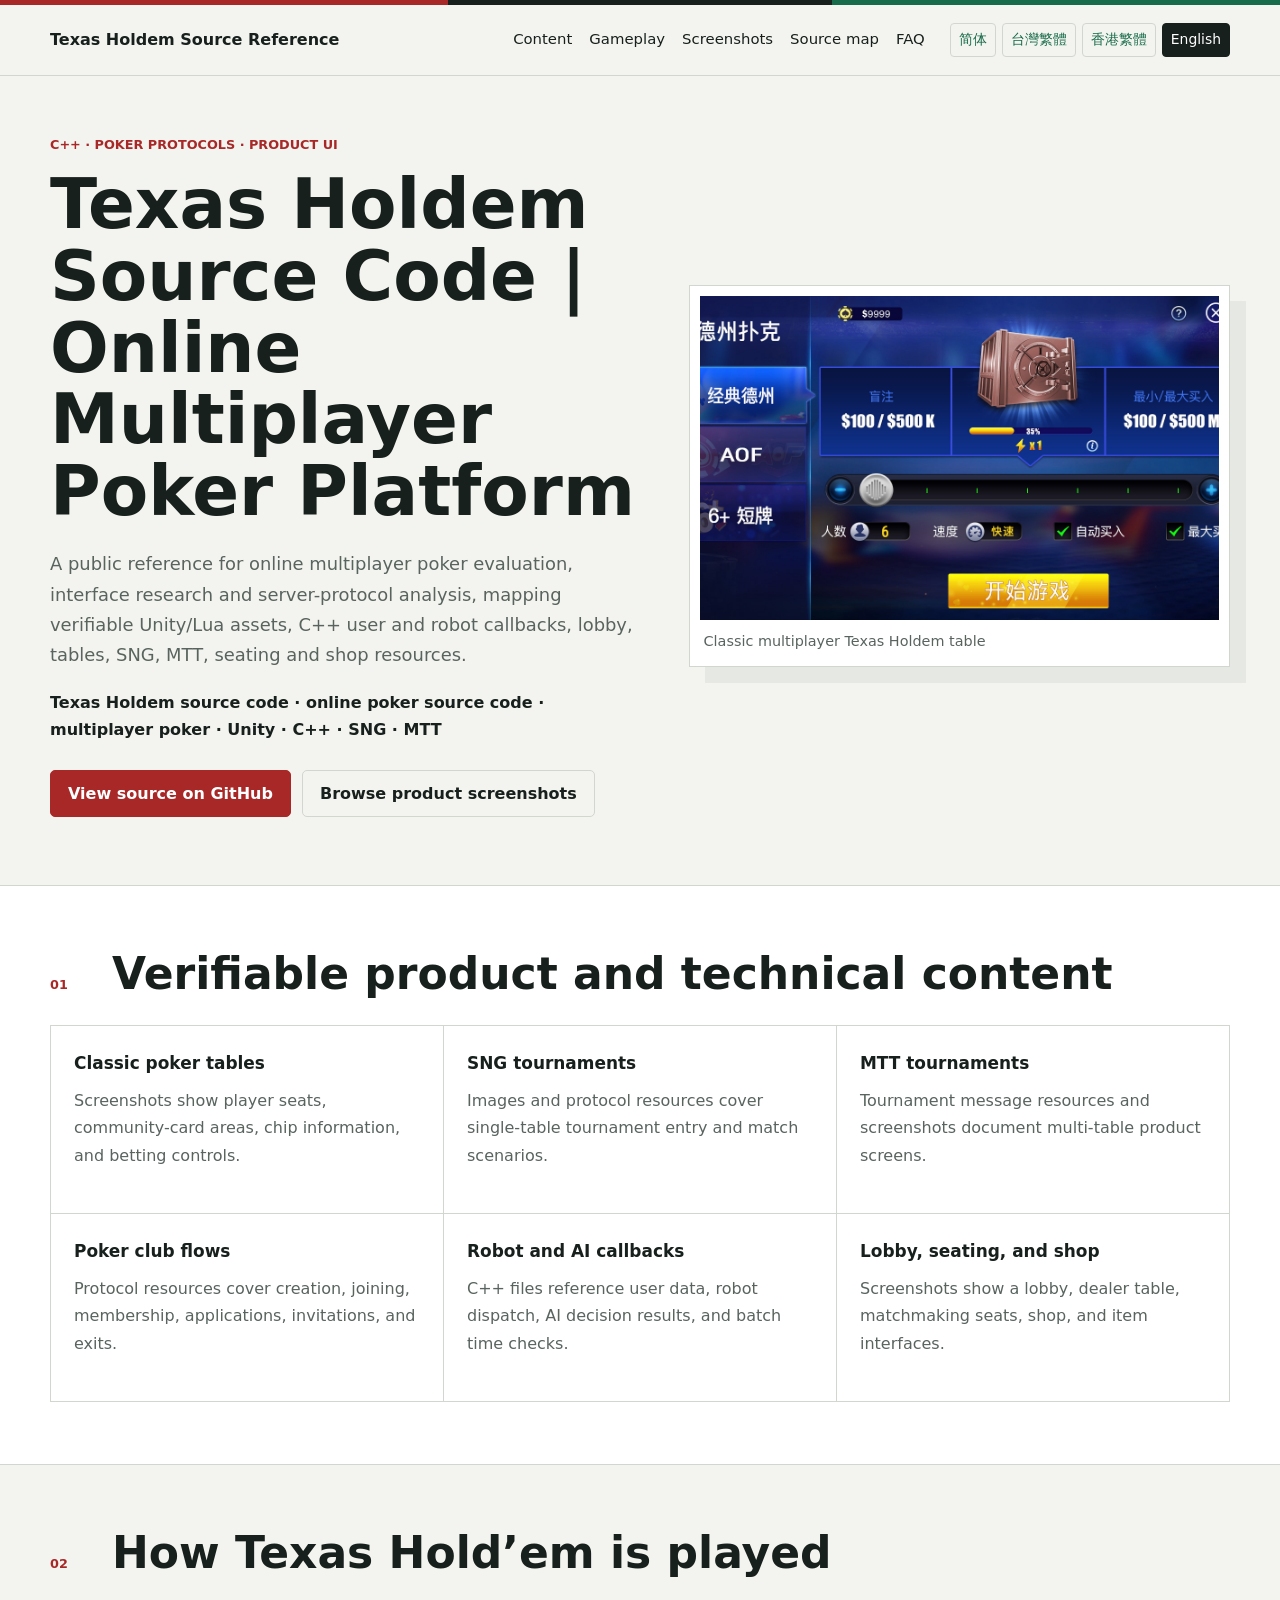
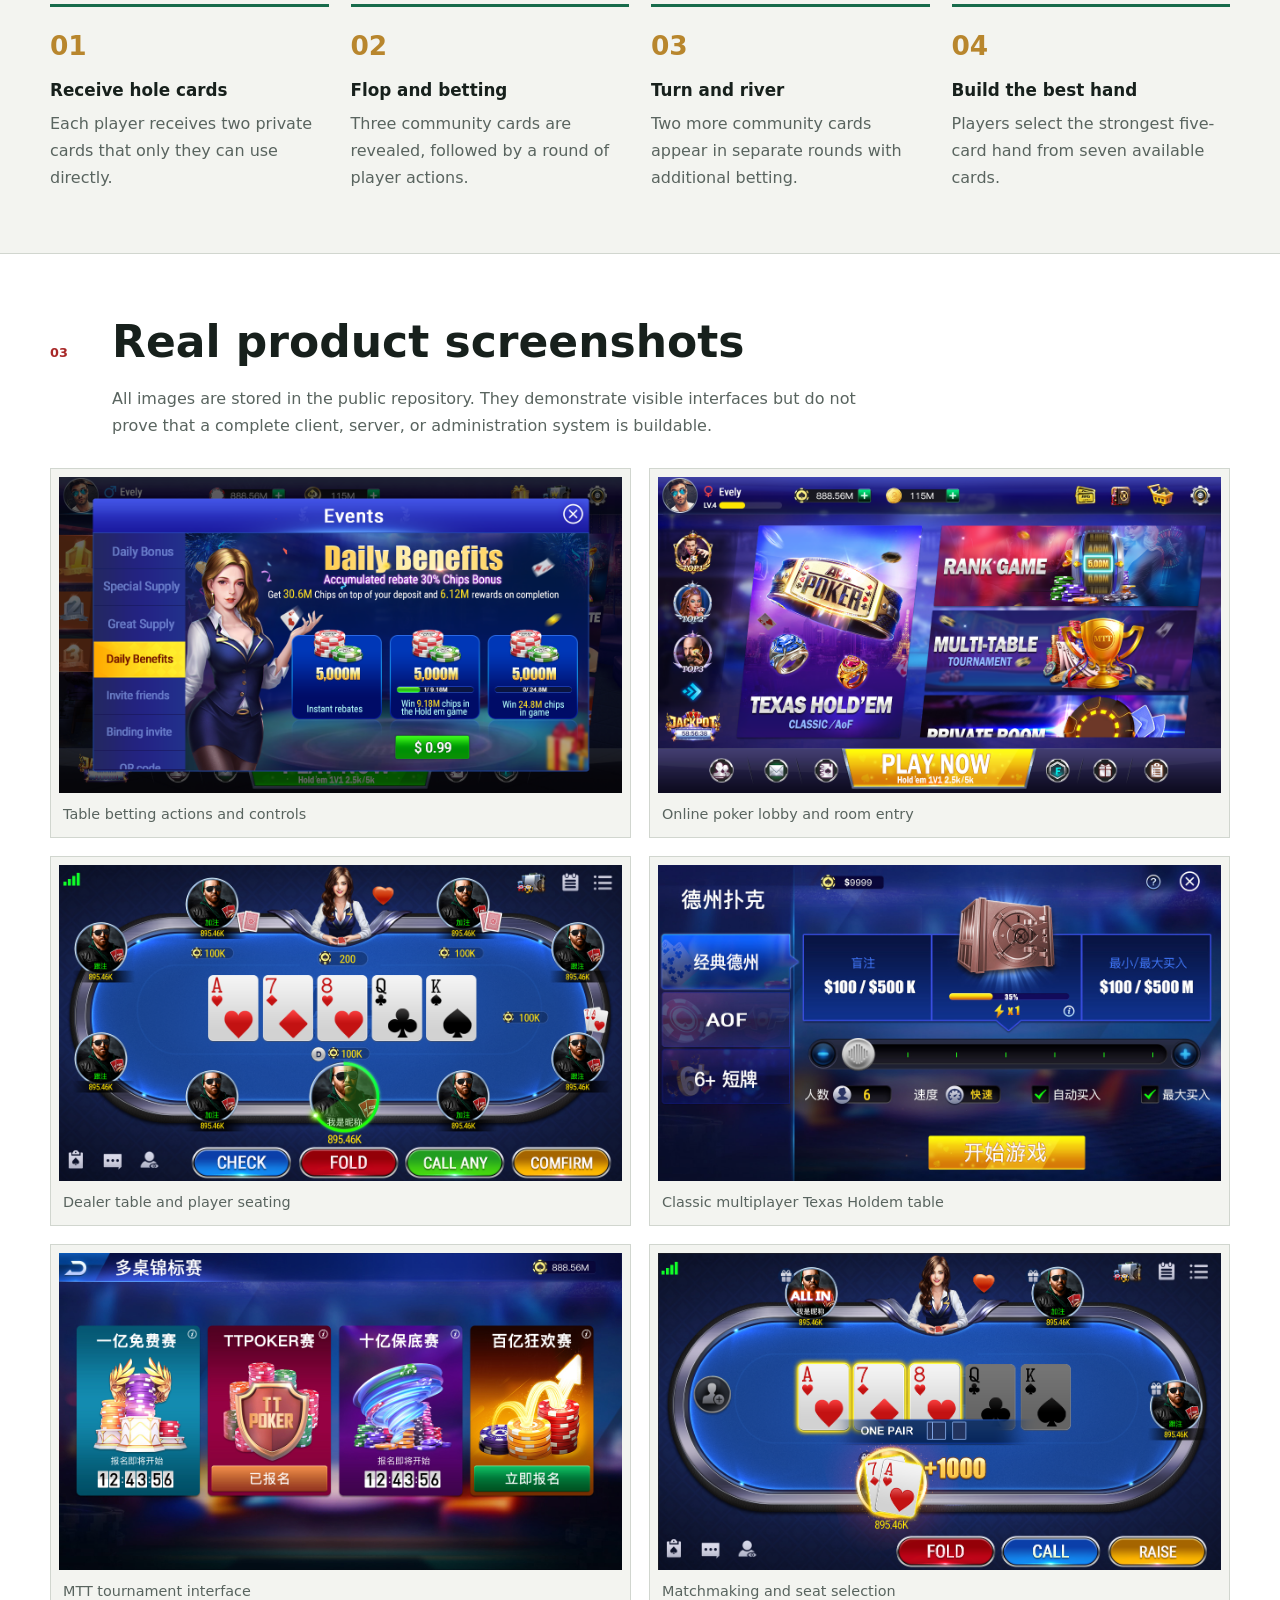
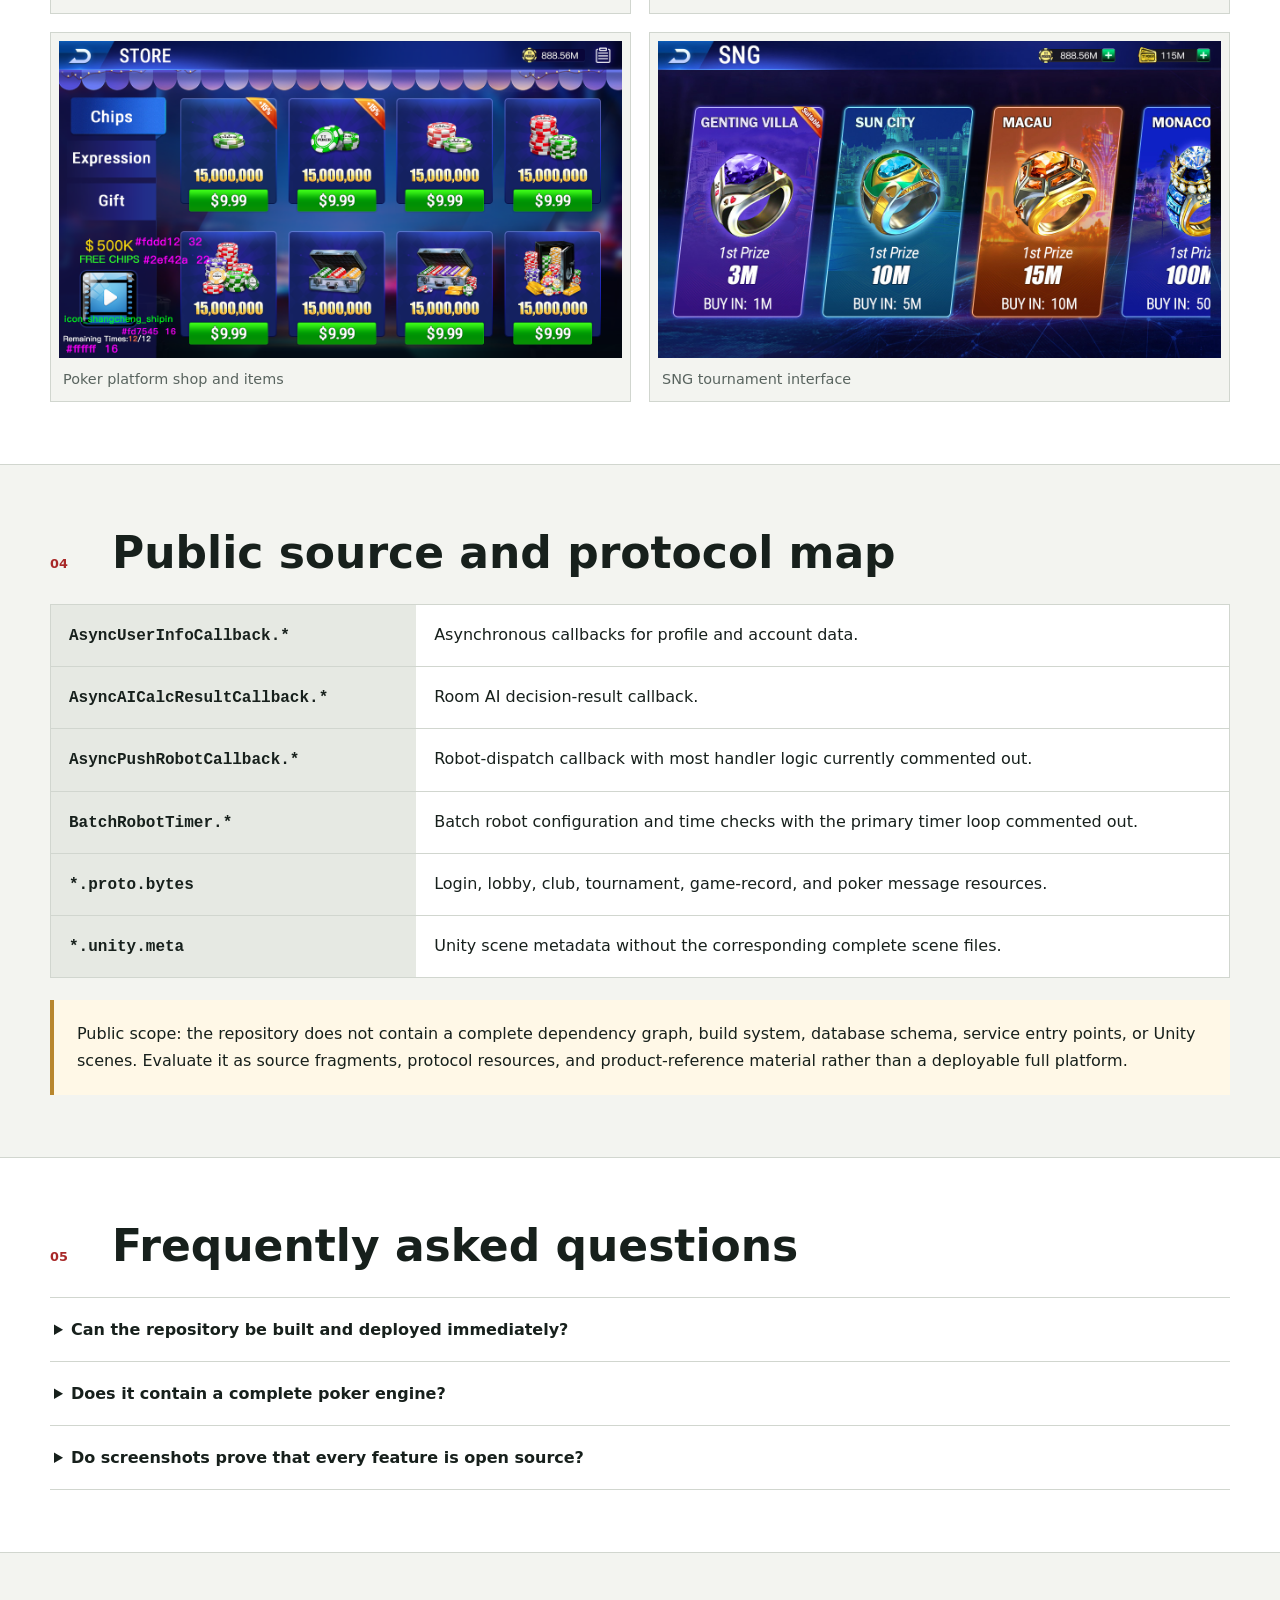
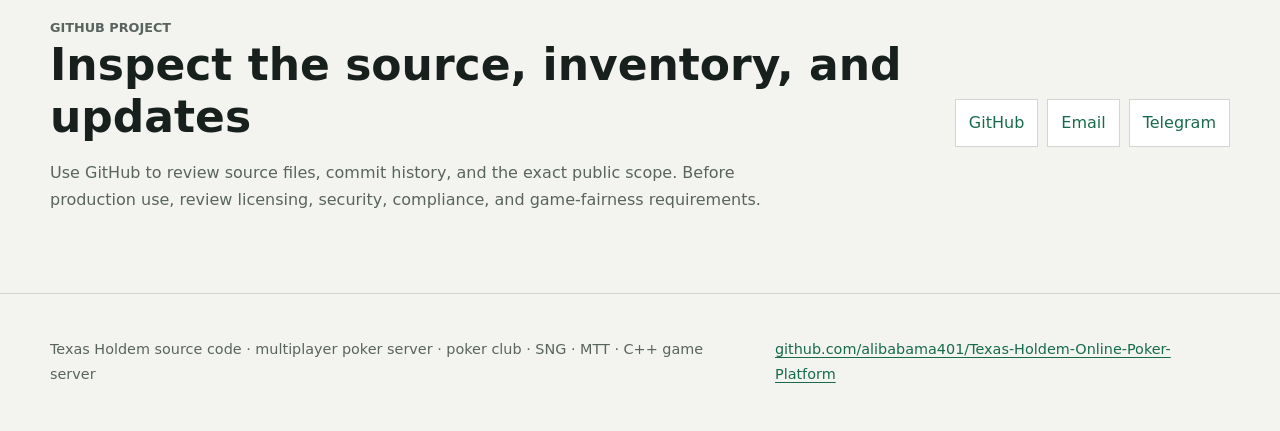
<file: docs/en/index.html>
<!doctype html>
<html lang="en">
<head>
  <meta charset="utf-8">
  <meta name="viewport" content="width=device-width, initial-scale=1">
<meta name="google-site-verification" content="rrp5Uvgzi-1-rMxUBfhV3wjlNrFqzwnqiA4e3qsOLEM">
  <title>Texas Holdem Source Code | Online Multiplayer Poker</title>
  <meta name="description" content="Texas Holdem source code and online multiplayer poker reference with Unity/Lua, C++ callbacks, lobby, tables, SNG, MTT, seating, shop protocols and real screenshots.">
<meta name="keywords" content="Texas Holdem source code, online poker source code, multiplayer poker, Unity, C++, SNG, MTT">
  <meta name="robots" content="index,follow,max-image-preview:large,max-snippet:-1,max-video-preview:-1">
  <link rel="canonical" href="https://alibabama401.github.io/Texas-Holdem-Online-Poker-Platform/en/">
  <link rel="alternate" hreflang="zh-CN" href="https://alibabama401.github.io/Texas-Holdem-Online-Poker-Platform/zh-cn/">
  <link rel="alternate" hreflang="zh-Hant-TW" href="https://alibabama401.github.io/Texas-Holdem-Online-Poker-Platform/zh-tw/"><link rel="alternate" hreflang="zh-Hant-HK" href="https://alibabama401.github.io/Texas-Holdem-Online-Poker-Platform/zh-hk/">
  <link rel="alternate" hreflang="en" href="https://alibabama401.github.io/Texas-Holdem-Online-Poker-Platform/en/">
  <link rel="alternate" hreflang="x-default" href="https://alibabama401.github.io/Texas-Holdem-Online-Poker-Platform/">
  <meta property="og:type" content="article">
  <meta property="og:locale" content="en_US">
  <meta property="og:title" content="Texas Holdem Source Code | Online Multiplayer Poker">
  <meta property="og:description" content="Texas Holdem source code and online multiplayer poker reference with Unity/Lua, C++ callbacks, lobby, tables, SNG, MTT, seating, shop protocols and real screenshots.">
  <meta property="og:image" content="https://alibabama401.github.io/Texas-Holdem-Online-Poker-Platform/assets/screenshots/004jingdian.jpg">
  <meta property="og:image:alt" content="Classic multiplayer Texas Holdem table">
  <meta property="og:url" content="https://alibabama401.github.io/Texas-Holdem-Online-Poker-Platform/en/">
  <meta name="twitter:card" content="summary_large_image">
  <link rel="stylesheet" href="../assets/site.css">
  <script type="application/ld+json">{"@context":"https://schema.org","@type":"TechArticle","headline":"Texas Holdem Source Code | Online Multiplayer Poker","description":"Texas Holdem source code and online multiplayer poker reference with Unity/Lua, C++ callbacks, lobby, tables, SNG, MTT, seating, shop protocols and real screenshots.","inLanguage":"en","url":"https://alibabama401.github.io/Texas-Holdem-Online-Poker-Platform/en/","image":["https://alibabama401.github.io/Texas-Holdem-Online-Poker-Platform/assets/screenshots/001action.png","https://alibabama401.github.io/Texas-Holdem-Online-Poker-Platform/assets/screenshots/002dating.png","https://alibabama401.github.io/Texas-Holdem-Online-Poker-Platform/assets/screenshots/003heguang.png","https://alibabama401.github.io/Texas-Holdem-Online-Poker-Platform/assets/screenshots/004jingdian.jpg","https://alibabama401.github.io/Texas-Holdem-Online-Poker-Platform/assets/screenshots/005mtt.jpg","https://alibabama401.github.io/Texas-Holdem-Online-Poker-Platform/assets/screenshots/006paizuo.png","https://alibabama401.github.io/Texas-Holdem-Online-Poker-Platform/assets/screenshots/007shop.png","https://alibabama401.github.io/Texas-Holdem-Online-Poker-Platform/assets/screenshots/008sng.jpg"],"author":{"@type":"Organization","name":"alibabama401","url":"https://github.com/alibabama401"},"about":["Texas Holdem source code","multiplayer poker server","SNG","MTT","poker club"]}</script>
</head>
<body>
  <div class="topline"></div>
  <header class="site-header"><div class="wrap nav"><a class="brand" href="../">Texas Holdem Source Reference</a><nav class="navlinks" aria-label="Primary"><a href="#features">Content</a><a href="#gameplay">Gameplay</a><a href="#screenshots">Screenshots</a><a href="#source">Source map</a><a href="#faq">FAQ</a></nav><div class="languages" aria-label="Languages"><a href="../zh-cn/">简体</a><a href="../zh-tw/">台灣繁體</a><a href="../zh-hk/" hreflang="zh-Hant-HK">香港繁體</a><a href="./" aria-current="page">English</a></div></div></header>
  <main>
    <section class="hero wrap"><div><p class="eyebrow">C++ · POKER PROTOCOLS · PRODUCT UI</p><h1>Texas Holdem Source Code | Online Multiplayer Poker Platform</h1><p class="intro">A public reference for online multiplayer poker evaluation, interface research and server-protocol analysis, mapping verifiable Unity/Lua assets, C++ user and robot callbacks, lobby, tables, SNG, MTT, seating and shop resources.</p><p class="keywords">Texas Holdem source code · online poker source code · multiplayer poker · Unity · C++ · SNG · MTT</p><div class="actions"><a class="button" href="https://github.com/alibabama401/Texas-Holdem-Online-Poker-Platform">View source on GitHub</a><a class="button secondary" href="#screenshots">Browse product screenshots</a></div></div><figure class="hero-media"><img src="../assets/screenshots/004jingdian.jpg" alt="Classic multiplayer Texas Holdem table" fetchpriority="high"><figcaption>Classic multiplayer Texas Holdem table</figcaption></figure></section>
    <section class="band" id="features"><div class="wrap section"><div class="section-head"><p>01</p><h2>Verifiable product and technical content</h2></div><div class="feature-grid"><article class="feature"><h3>Classic poker tables</h3><p>Screenshots show player seats, community-card areas, chip information, and betting controls.</p></article><article class="feature"><h3>SNG tournaments</h3><p>Images and protocol resources cover single-table tournament entry and match scenarios.</p></article><article class="feature"><h3>MTT tournaments</h3><p>Tournament message resources and screenshots document multi-table product screens.</p></article><article class="feature"><h3>Poker club flows</h3><p>Protocol resources cover creation, joining, membership, applications, invitations, and exits.</p></article><article class="feature"><h3>Robot and AI callbacks</h3><p>C++ files reference user data, robot dispatch, AI decision results, and batch time checks.</p></article><article class="feature"><h3>Lobby, seating, and shop</h3><p>Screenshots show a lobby, dealer table, matchmaking seats, shop, and item interfaces.</p></article></div></div></section>
    <section class="wrap section" id="gameplay"><div class="section-head"><p>02</p><h2>How Texas Hold’em is played</h2></div><ol class="workflow"><li><span>01</span><div><h3>Receive hole cards</h3><p>Each player receives two private cards that only they can use directly.</p></div></li><li><span>02</span><div><h3>Flop and betting</h3><p>Three community cards are revealed, followed by a round of player actions.</p></div></li><li><span>03</span><div><h3>Turn and river</h3><p>Two more community cards appear in separate rounds with additional betting.</p></div></li><li><span>04</span><div><h3>Build the best hand</h3><p>Players select the strongest five-card hand from seven available cards.</p></div></li></ol></section>
    <section class="band" id="screenshots"><div class="wrap section"><div class="section-head"><p>03</p><h2>Real product screenshots</h2></div><p class="lede">All images are stored in the public repository. They demonstrate visible interfaces but do not prove that a complete client, server, or administration system is buildable.</p><div class="gallery"><figure><a href="../assets/screenshots/001action.png"><img src="../assets/screenshots/001action.png" alt="Table betting actions and controls" loading="lazy" decoding="async"></a><figcaption>Table betting actions and controls</figcaption></figure><figure><a href="../assets/screenshots/002dating.png"><img src="../assets/screenshots/002dating.png" alt="Online poker lobby and room entry" loading="lazy" decoding="async"></a><figcaption>Online poker lobby and room entry</figcaption></figure><figure><a href="../assets/screenshots/003heguang.png"><img src="../assets/screenshots/003heguang.png" alt="Dealer table and player seating" loading="lazy" decoding="async"></a><figcaption>Dealer table and player seating</figcaption></figure><figure><a href="../assets/screenshots/004jingdian.jpg"><img src="../assets/screenshots/004jingdian.jpg" alt="Classic multiplayer Texas Holdem table" loading="lazy" decoding="async"></a><figcaption>Classic multiplayer Texas Holdem table</figcaption></figure><figure><a href="../assets/screenshots/005mtt.jpg"><img src="../assets/screenshots/005mtt.jpg" alt="MTT tournament interface" loading="lazy" decoding="async"></a><figcaption>MTT tournament interface</figcaption></figure><figure><a href="../assets/screenshots/006paizuo.png"><img src="../assets/screenshots/006paizuo.png" alt="Matchmaking and seat selection" loading="lazy" decoding="async"></a><figcaption>Matchmaking and seat selection</figcaption></figure><figure><a href="../assets/screenshots/007shop.png"><img src="../assets/screenshots/007shop.png" alt="Poker platform shop and items" loading="lazy" decoding="async"></a><figcaption>Poker platform shop and items</figcaption></figure><figure><a href="../assets/screenshots/008sng.jpg"><img src="../assets/screenshots/008sng.jpg" alt="SNG tournament interface" loading="lazy" decoding="async"></a><figcaption>SNG tournament interface</figcaption></figure></div></div></section>
    <section class="wrap section" id="source"><div class="section-head"><p>04</p><h2>Public source and protocol map</h2></div><div class="table-wrap"><table><tbody><tr><th scope="row"><code>AsyncUserInfoCallback.*</code></th><td>Asynchronous callbacks for profile and account data.</td></tr><tr><th scope="row"><code>AsyncAICalcResultCallback.*</code></th><td>Room AI decision-result callback.</td></tr><tr><th scope="row"><code>AsyncPushRobotCallback.*</code></th><td>Robot-dispatch callback with most handler logic currently commented out.</td></tr><tr><th scope="row"><code>BatchRobotTimer.*</code></th><td>Batch robot configuration and time checks with the primary timer loop commented out.</td></tr><tr><th scope="row"><code>*.proto.bytes</code></th><td>Login, lobby, club, tournament, game-record, and poker message resources.</td></tr><tr><th scope="row"><code>*.unity.meta</code></th><td>Unity scene metadata without the corresponding complete scene files.</td></tr></tbody></table></div><p class="scope">Public scope: the repository does not contain a complete dependency graph, build system, database schema, service entry points, or Unity scenes. Evaluate it as source fragments, protocol resources, and product-reference material rather than a deployable full platform.</p></section>
    <section class="band" id="faq"><div class="wrap section"><div class="section-head"><p>05</p><h2>Frequently asked questions</h2></div><div class="faq"><details><summary>Can the repository be built and deployed immediately?</summary><p>The public files are not a complete buildable platform. Dependencies, entry points, database assets, configuration, and client projects are still required.</p></details><details><summary>Does it contain a complete poker engine?</summary><p>This page describes only verifiable callbacks and protocol resources and does not label missing implementations as a complete engine.</p></details><details><summary>Do screenshots prove that every feature is open source?</summary><p>Screenshots prove that an interface exists. Inspect the repository files to determine whether its business logic is public.</p></details></div></div></section>
    <section class="wrap contact"><div><p class="eyebrow">GITHUB PROJECT</p><h2>Inspect the source, inventory, and updates</h2><p>Use GitHub to review source files, commit history, and the exact public scope. Before production use, review licensing, security, compliance, and game-fairness requirements.</p></div><div class="contact-links"><a href="https://github.com/alibabama401/Texas-Holdem-Online-Poker-Platform">GitHub</a><a href="mailto:ttpoker40@gmail.com">Email</a><a href="https://t.me/alibabama401">Telegram</a></div></section>
  </main>
  <footer><div class="wrap"><p>Texas Holdem source code · multiplayer poker server · poker club · SNG · MTT · C++ game server</p><p><a href="https://github.com/alibabama401/Texas-Holdem-Online-Poker-Platform">github.com/alibabama401/Texas-Holdem-Online-Poker-Platform</a></p></div></footer>
</body>
</html>
</file>
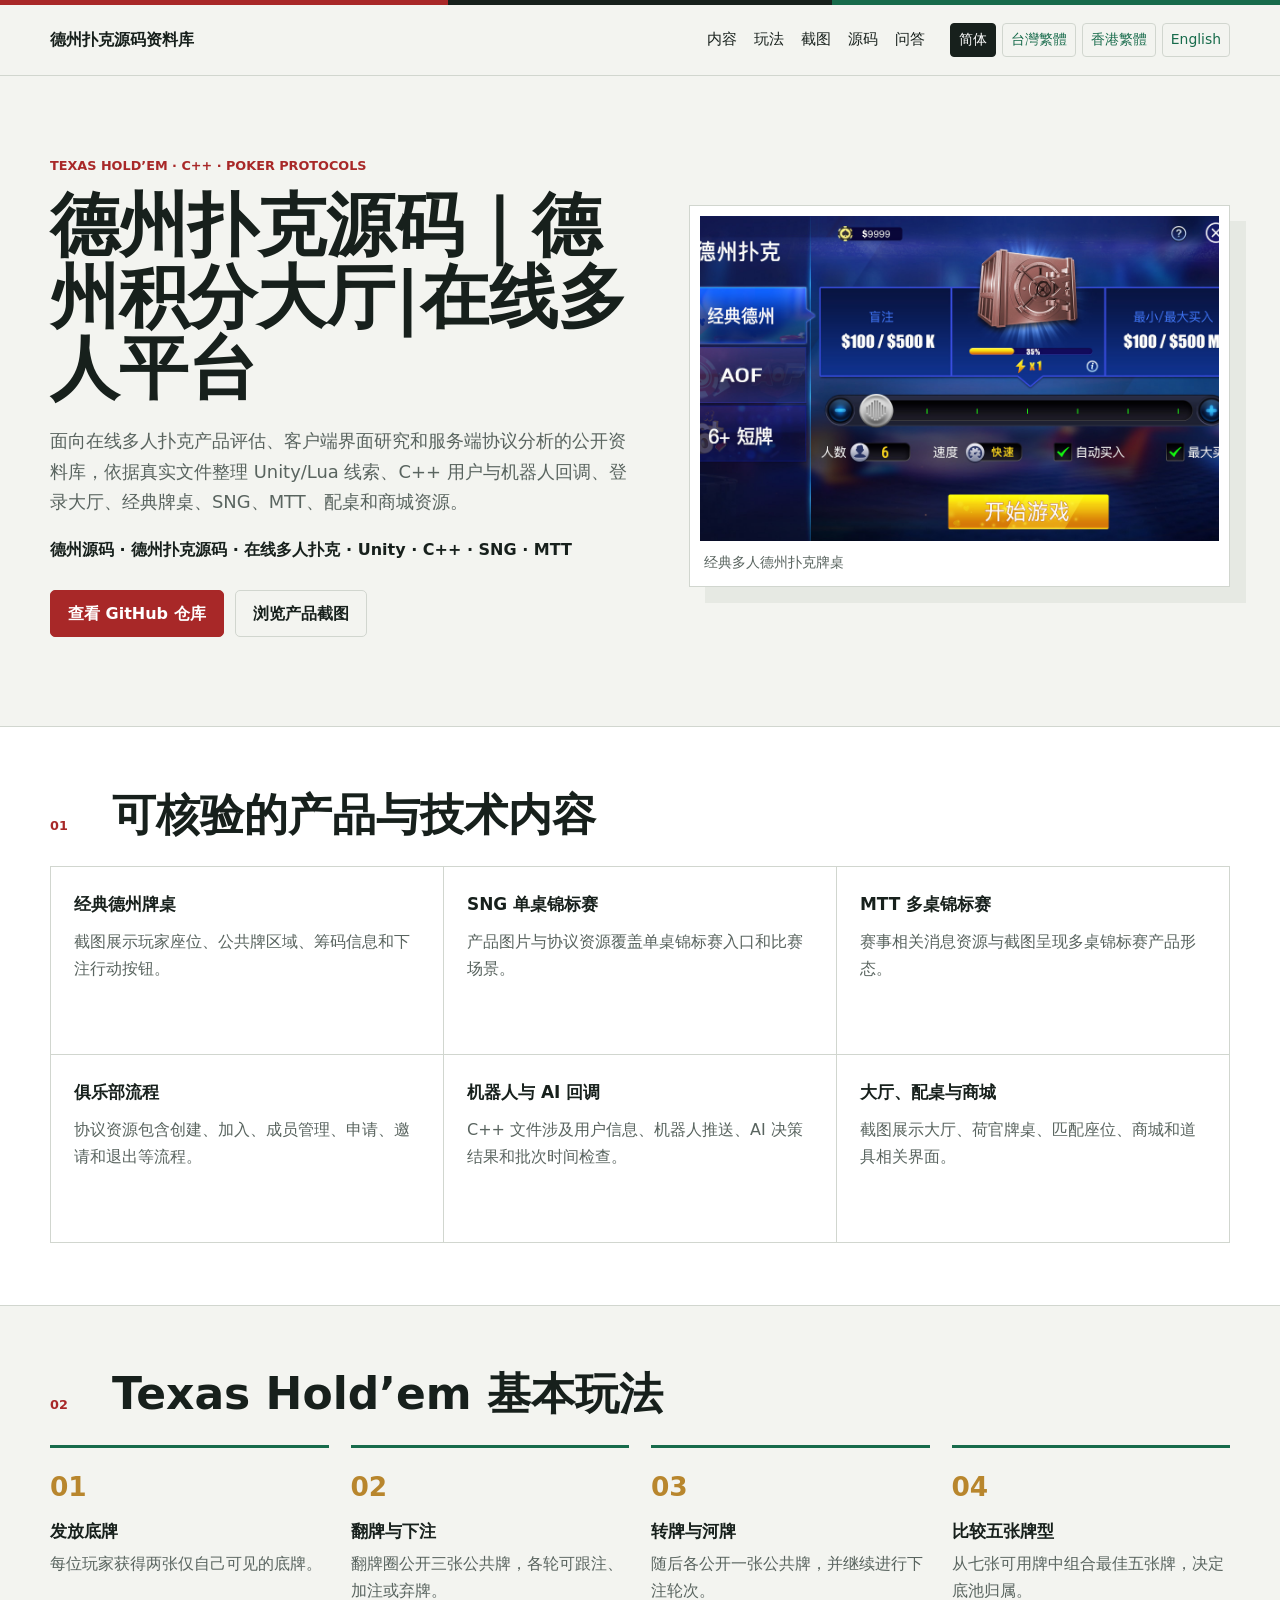
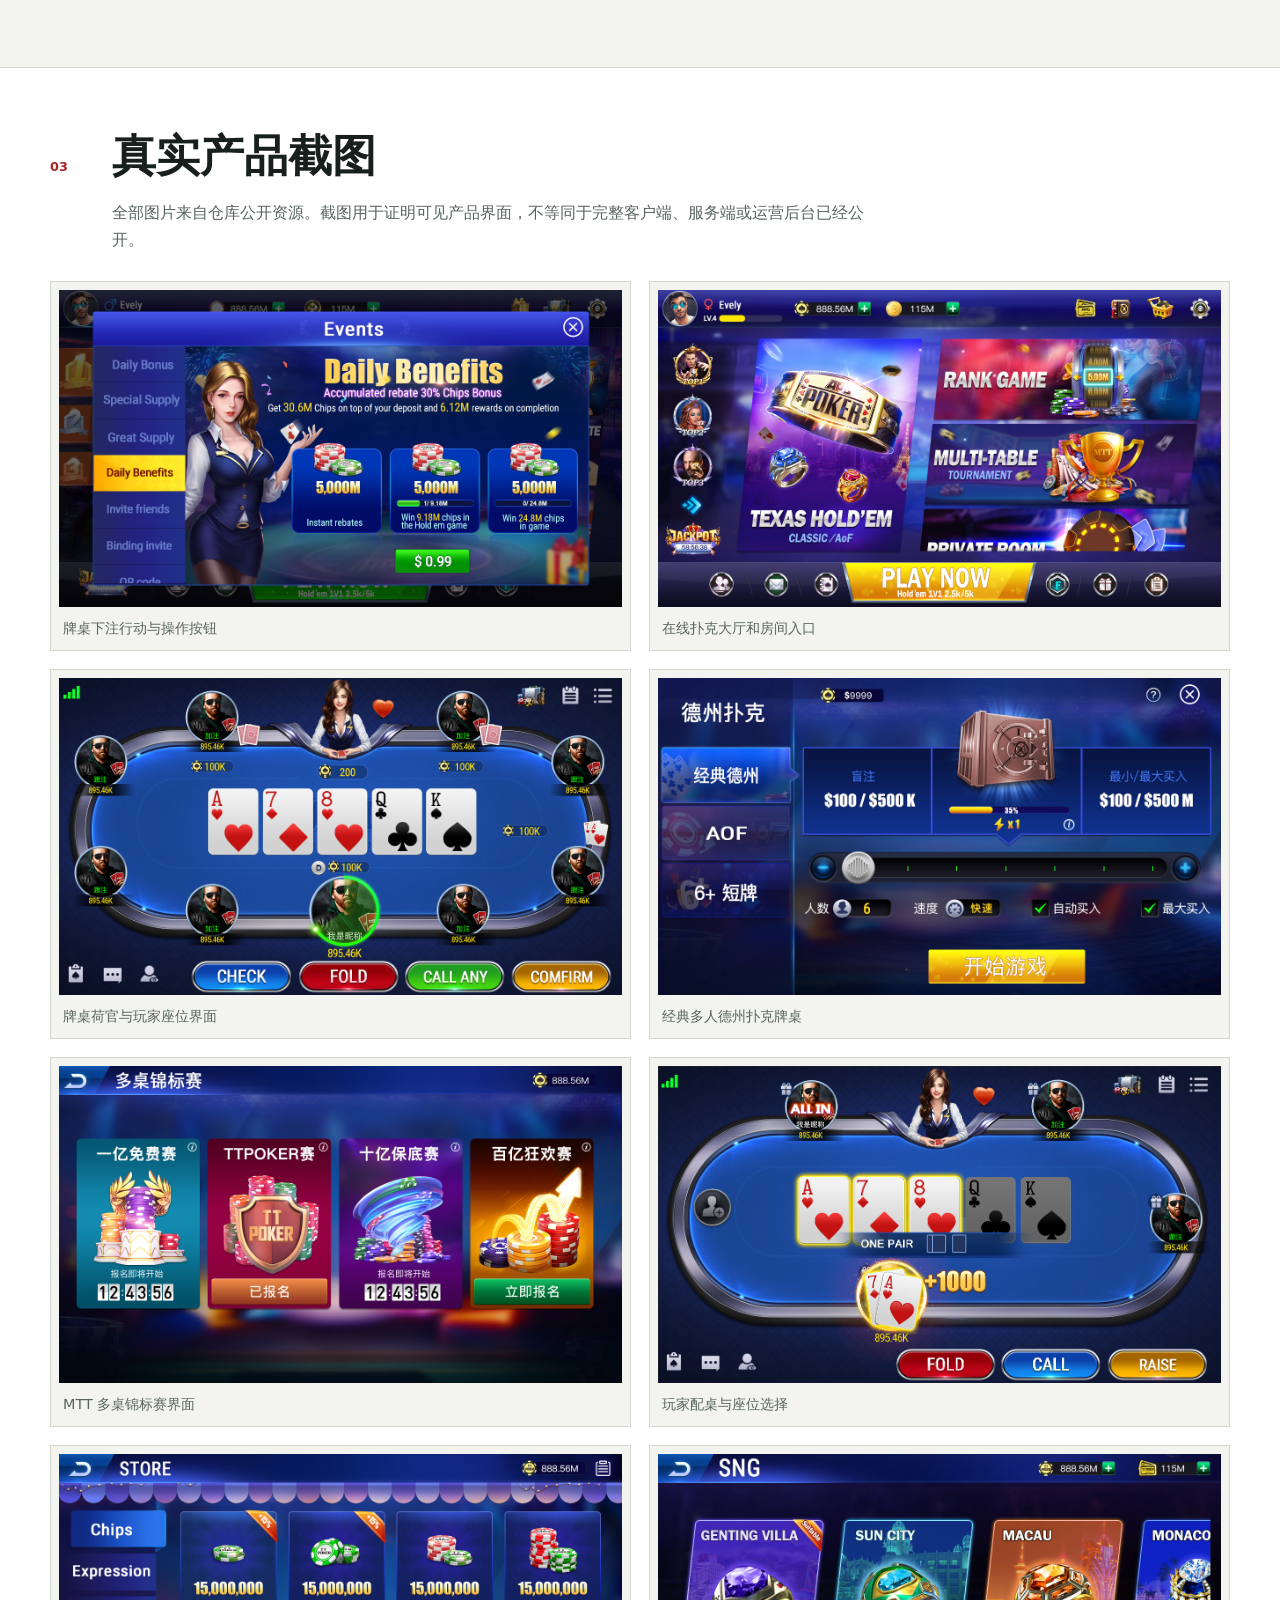
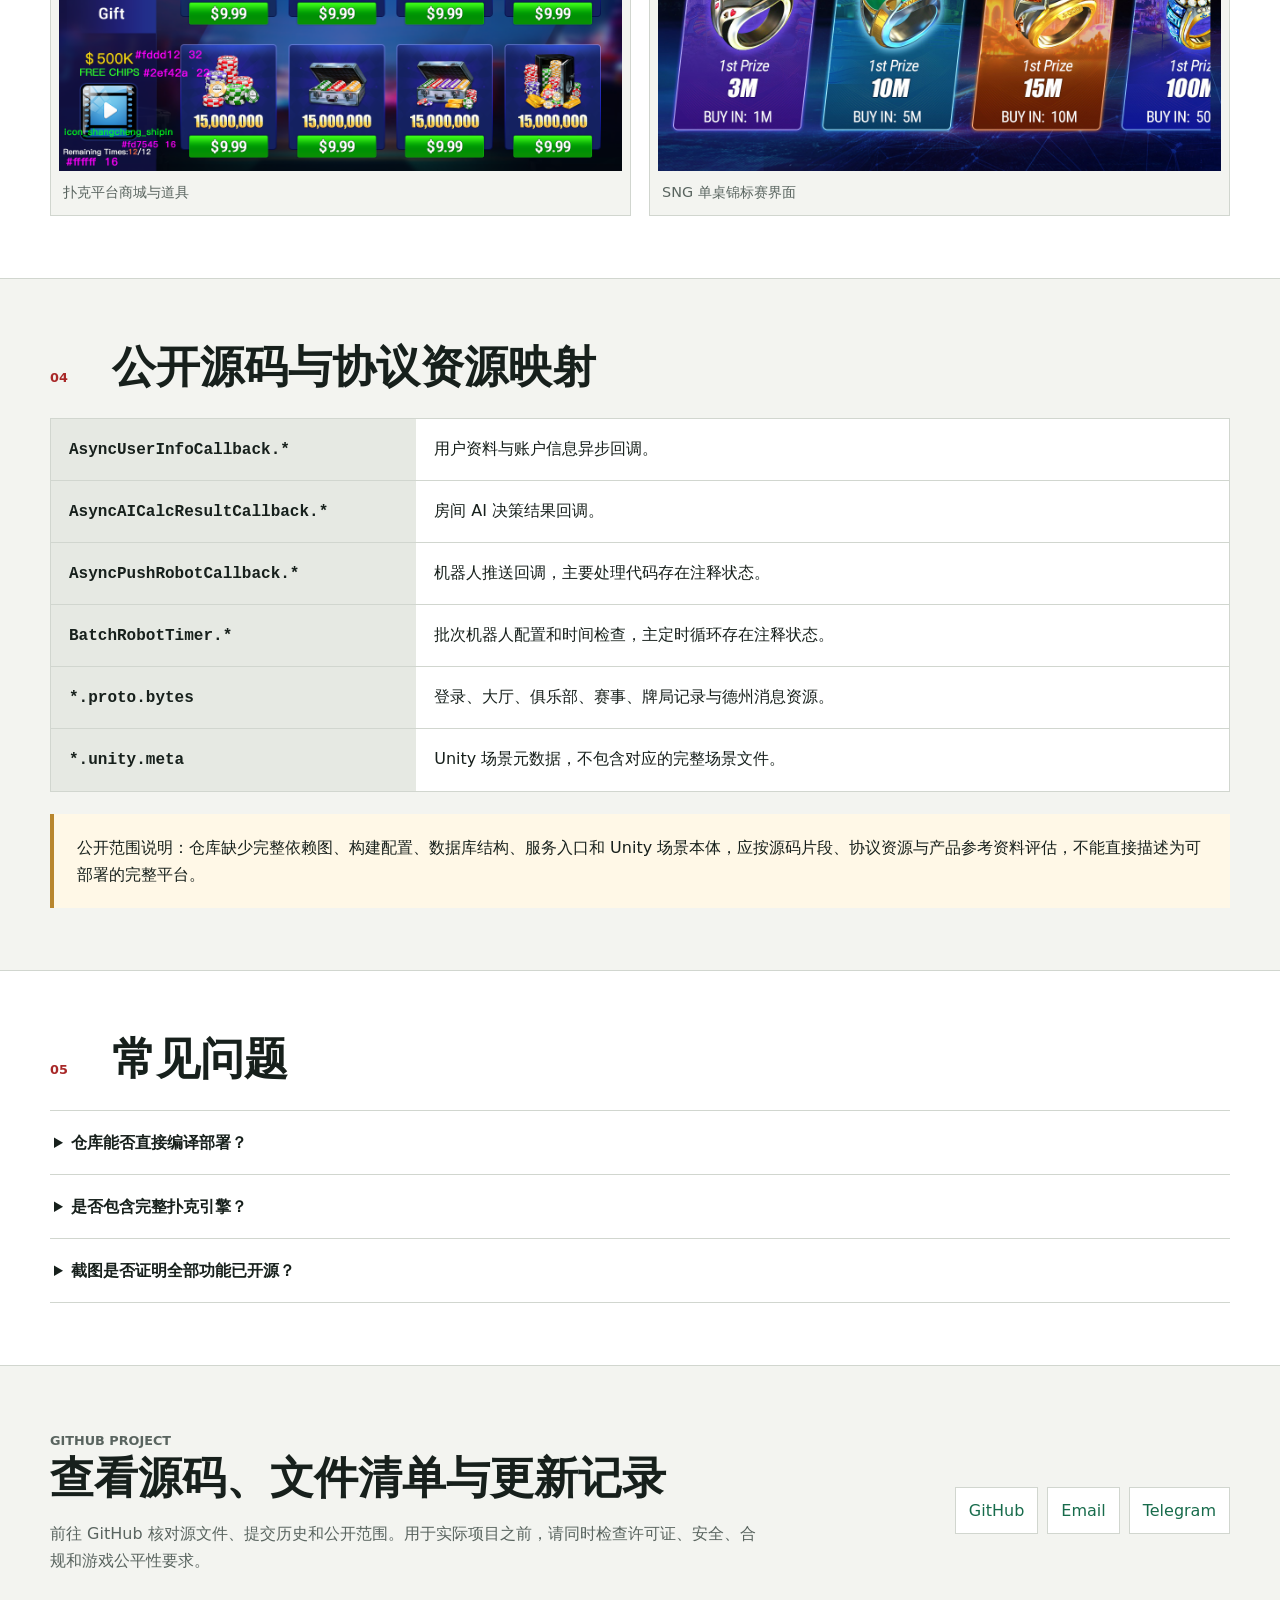
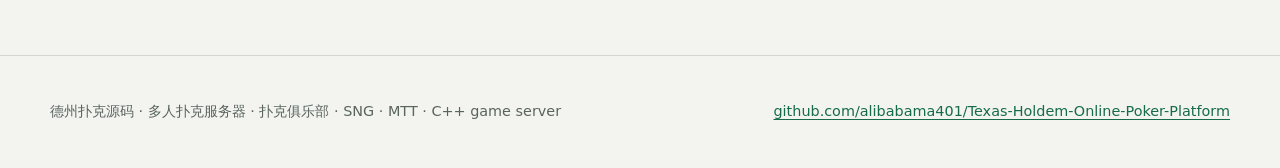
<file: docs/zh-cn/index.html>
<!doctype html>
<html lang="zh-CN">
<head>
  <meta charset="utf-8">
  <meta name="viewport" content="width=device-width, initial-scale=1">
<meta name="google-site-verification" content="rrp5Uvgzi-1-rMxUBfhV3wjlNrFqzwnqiA4e3qsOLEM">
  <title>德州扑克源码｜德州积分大厅|在线多人平台</title>
  <meta name="description" content="德州扑克源码与在线多人平台资料，包含 Unity/Lua 客户端线索、C++ 用户和机器人回调、登录大厅、经典牌桌、SNG、MTT、配桌、商城协议与真实截图。">
<meta name="keywords" content="德州源码, 德州扑克源码, 在线多人扑克, Unity, C++">
  <meta name="robots" content="index,follow,max-image-preview:large,max-snippet:-1,max-video-preview:-1">
  <link rel="canonical" href="https://alibabama401.github.io/Texas-Holdem-Online-Poker-Platform/zh-cn/">
  <link rel="alternate" hreflang="zh-CN" href="https://alibabama401.github.io/Texas-Holdem-Online-Poker-Platform/zh-cn/">
  <link rel="alternate" hreflang="zh-Hant-TW" href="https://alibabama401.github.io/Texas-Holdem-Online-Poker-Platform/zh-tw/"><link rel="alternate" hreflang="zh-Hant-HK" href="https://alibabama401.github.io/Texas-Holdem-Online-Poker-Platform/zh-hk/">
  <link rel="alternate" hreflang="en" href="https://alibabama401.github.io/Texas-Holdem-Online-Poker-Platform/en/">
  <link rel="alternate" hreflang="x-default" href="https://alibabama401.github.io/Texas-Holdem-Online-Poker-Platform/">
  <meta property="og:type" content="article">
  <meta property="og:locale" content="zh_CN">
  <meta property="og:title" content="德州扑克源码｜德州积分大厅|在线多人平台">
  <meta property="og:description" content="德州扑克源码与在线多人平台资料，包含 Unity/Lua 客户端线索、C++ 用户和机器人回调、登录大厅、经典牌桌、SNG、MTT、配桌、商城协议与真实截图。">
  <meta property="og:image" content="https://alibabama401.github.io/Texas-Holdem-Online-Poker-Platform/assets/screenshots/004jingdian.jpg">
  <meta property="og:image:alt" content="经典多人德州扑克牌桌">
  <meta property="og:url" content="https://alibabama401.github.io/Texas-Holdem-Online-Poker-Platform/zh-cn/">
  <meta name="twitter:card" content="summary_large_image">
  <link rel="stylesheet" href="../assets/site.css">
  <script type="application/ld+json">{"@context":"https://schema.org","@type":"TechArticle","headline":"德州扑克源码｜德州积分大厅|在线多人平台","description":"德州扑克源码与在线多人平台资料，包含 Unity/Lua 客户端线索、C++ 用户和机器人回调、登录大厅、经典牌桌、SNG、MTT、配桌、商城协议与真实截图。","inLanguage":"zh-CN","url":"https://alibabama401.github.io/Texas-Holdem-Online-Poker-Platform/zh-cn/","image":["https://alibabama401.github.io/Texas-Holdem-Online-Poker-Platform/assets/screenshots/001action.png","https://alibabama401.github.io/Texas-Holdem-Online-Poker-Platform/assets/screenshots/002dating.png","https://alibabama401.github.io/Texas-Holdem-Online-Poker-Platform/assets/screenshots/003heguang.png","https://alibabama401.github.io/Texas-Holdem-Online-Poker-Platform/assets/screenshots/004jingdian.jpg","https://alibabama401.github.io/Texas-Holdem-Online-Poker-Platform/assets/screenshots/005mtt.jpg","https://alibabama401.github.io/Texas-Holdem-Online-Poker-Platform/assets/screenshots/006paizuo.png","https://alibabama401.github.io/Texas-Holdem-Online-Poker-Platform/assets/screenshots/007shop.png","https://alibabama401.github.io/Texas-Holdem-Online-Poker-Platform/assets/screenshots/008sng.jpg"],"author":{"@type":"Organization","name":"alibabama401","url":"https://github.com/alibabama401"},"about":["Texas Holdem source code","multiplayer poker server","SNG","MTT","poker club"]}</script>
</head>
<body>
  <div class="topline"></div>
  <header class="site-header"><div class="wrap nav"><a class="brand" href="../">德州扑克源码资料库</a><nav class="navlinks" aria-label="Primary"><a href="#features">内容</a><a href="#gameplay">玩法</a><a href="#screenshots">截图</a><a href="#source">源码</a><a href="#faq">问答</a></nav><div class="languages" aria-label="Languages"><a href="./" aria-current="page">简体</a><a href="../zh-tw/">台灣繁體</a><a href="../zh-hk/" hreflang="zh-Hant-HK">香港繁體</a><a href="../en/">English</a></div></div></header>
  <main>
    <section class="hero wrap"><div><p class="eyebrow">TEXAS HOLD’EM · C++ · POKER PROTOCOLS</p><h1>德州扑克源码｜德州积分大厅|在线多人平台</h1><p class="intro">面向在线多人扑克产品评估、客户端界面研究和服务端协议分析的公开资料库，依据真实文件整理 Unity/Lua 线索、C++ 用户与机器人回调、登录大厅、经典牌桌、SNG、MTT、配桌和商城资源。</p><p class="keywords">德州源码 · 德州扑克源码 · 在线多人扑克 · Unity · C++ · SNG · MTT</p><div class="actions"><a class="button" href="https://github.com/alibabama401/Texas-Holdem-Online-Poker-Platform">查看 GitHub 仓库</a><a class="button secondary" href="#screenshots">浏览产品截图</a></div></div><figure class="hero-media"><img src="../assets/screenshots/004jingdian.jpg" alt="经典多人德州扑克牌桌" fetchpriority="high"><figcaption>经典多人德州扑克牌桌</figcaption></figure></section>
    <section class="band" id="features"><div class="wrap section"><div class="section-head"><p>01</p><h2>可核验的产品与技术内容</h2></div><div class="feature-grid"><article class="feature"><h3>经典德州牌桌</h3><p>截图展示玩家座位、公共牌区域、筹码信息和下注行动按钮。</p></article><article class="feature"><h3>SNG 单桌锦标赛</h3><p>产品图片与协议资源覆盖单桌锦标赛入口和比赛场景。</p></article><article class="feature"><h3>MTT 多桌锦标赛</h3><p>赛事相关消息资源与截图呈现多桌锦标赛产品形态。</p></article><article class="feature"><h3>俱乐部流程</h3><p>协议资源包含创建、加入、成员管理、申请、邀请和退出等流程。</p></article><article class="feature"><h3>机器人与 AI 回调</h3><p>C++ 文件涉及用户信息、机器人推送、AI 决策结果和批次时间检查。</p></article><article class="feature"><h3>大厅、配桌与商城</h3><p>截图展示大厅、荷官牌桌、匹配座位、商城和道具相关界面。</p></article></div></div></section>
    <section class="wrap section" id="gameplay"><div class="section-head"><p>02</p><h2>Texas Hold’em 基本玩法</h2></div><ol class="workflow"><li><span>01</span><div><h3>发放底牌</h3><p>每位玩家获得两张仅自己可见的底牌。</p></div></li><li><span>02</span><div><h3>翻牌与下注</h3><p>翻牌圈公开三张公共牌，各轮可跟注、加注或弃牌。</p></div></li><li><span>03</span><div><h3>转牌与河牌</h3><p>随后各公开一张公共牌，并继续进行下注轮次。</p></div></li><li><span>04</span><div><h3>比较五张牌型</h3><p>从七张可用牌中组合最佳五张牌，决定底池归属。</p></div></li></ol></section>
    <section class="band" id="screenshots"><div class="wrap section"><div class="section-head"><p>03</p><h2>真实产品截图</h2></div><p class="lede">全部图片来自仓库公开资源。截图用于证明可见产品界面，不等同于完整客户端、服务端或运营后台已经公开。</p><div class="gallery"><figure><a href="../assets/screenshots/001action.png"><img src="../assets/screenshots/001action.png" alt="牌桌下注行动与操作按钮" loading="lazy" decoding="async"></a><figcaption>牌桌下注行动与操作按钮</figcaption></figure><figure><a href="../assets/screenshots/002dating.png"><img src="../assets/screenshots/002dating.png" alt="在线扑克大厅和房间入口" loading="lazy" decoding="async"></a><figcaption>在线扑克大厅和房间入口</figcaption></figure><figure><a href="../assets/screenshots/003heguang.png"><img src="../assets/screenshots/003heguang.png" alt="牌桌荷官与玩家座位界面" loading="lazy" decoding="async"></a><figcaption>牌桌荷官与玩家座位界面</figcaption></figure><figure><a href="../assets/screenshots/004jingdian.jpg"><img src="../assets/screenshots/004jingdian.jpg" alt="经典多人德州扑克牌桌" loading="lazy" decoding="async"></a><figcaption>经典多人德州扑克牌桌</figcaption></figure><figure><a href="../assets/screenshots/005mtt.jpg"><img src="../assets/screenshots/005mtt.jpg" alt="MTT 多桌锦标赛界面" loading="lazy" decoding="async"></a><figcaption>MTT 多桌锦标赛界面</figcaption></figure><figure><a href="../assets/screenshots/006paizuo.png"><img src="../assets/screenshots/006paizuo.png" alt="玩家配桌与座位选择" loading="lazy" decoding="async"></a><figcaption>玩家配桌与座位选择</figcaption></figure><figure><a href="../assets/screenshots/007shop.png"><img src="../assets/screenshots/007shop.png" alt="扑克平台商城与道具" loading="lazy" decoding="async"></a><figcaption>扑克平台商城与道具</figcaption></figure><figure><a href="../assets/screenshots/008sng.jpg"><img src="../assets/screenshots/008sng.jpg" alt="SNG 单桌锦标赛界面" loading="lazy" decoding="async"></a><figcaption>SNG 单桌锦标赛界面</figcaption></figure></div></div></section>
    <section class="wrap section" id="source"><div class="section-head"><p>04</p><h2>公开源码与协议资源映射</h2></div><div class="table-wrap"><table><tbody><tr><th scope="row"><code>AsyncUserInfoCallback.*</code></th><td>用户资料与账户信息异步回调。</td></tr><tr><th scope="row"><code>AsyncAICalcResultCallback.*</code></th><td>房间 AI 决策结果回调。</td></tr><tr><th scope="row"><code>AsyncPushRobotCallback.*</code></th><td>机器人推送回调，主要处理代码存在注释状态。</td></tr><tr><th scope="row"><code>BatchRobotTimer.*</code></th><td>批次机器人配置和时间检查，主定时循环存在注释状态。</td></tr><tr><th scope="row"><code>*.proto.bytes</code></th><td>登录、大厅、俱乐部、赛事、牌局记录与德州消息资源。</td></tr><tr><th scope="row"><code>*.unity.meta</code></th><td>Unity 场景元数据，不包含对应的完整场景文件。</td></tr></tbody></table></div><p class="scope">公开范围说明：仓库缺少完整依赖图、构建配置、数据库结构、服务入口和 Unity 场景本体，应按源码片段、协议资源与产品参考资料评估，不能直接描述为可部署的完整平台。</p></section>
    <section class="band" id="faq"><div class="wrap section"><div class="section-head"><p>05</p><h2>常见问题</h2></div><div class="faq"><details><summary>仓库能否直接编译部署？</summary><p>当前公开文件不足以组成完整可构建平台，需要补齐依赖、入口、数据库、配置和客户端工程。</p></details><details><summary>是否包含完整扑克引擎？</summary><p>页面只描述实际可核验的回调与协议资源，不把缺少实现的内容声明为完整引擎。</p></details><details><summary>截图是否证明全部功能已开源？</summary><p>截图证明相应界面存在，具体业务逻辑是否公开仍应逐项核对仓库文件。</p></details></div></div></section>
    <section class="wrap contact"><div><p class="eyebrow">GITHUB PROJECT</p><h2>查看源码、文件清单与更新记录</h2><p>前往 GitHub 核对源文件、提交历史和公开范围。用于实际项目之前，请同时检查许可证、安全、合规和游戏公平性要求。</p></div><div class="contact-links"><a href="https://github.com/alibabama401/Texas-Holdem-Online-Poker-Platform">GitHub</a><a href="mailto:ttpoker40@gmail.com">Email</a><a href="https://t.me/alibabama401">Telegram</a></div></section>
  </main>
  <footer><div class="wrap"><p>德州扑克源码 · 多人扑克服务器 · 扑克俱乐部 · SNG · MTT · C++ game server</p><p><a href="https://github.com/alibabama401/Texas-Holdem-Online-Poker-Platform">github.com/alibabama401/Texas-Holdem-Online-Poker-Platform</a></p></div></footer>
</body>
</html>
</file>
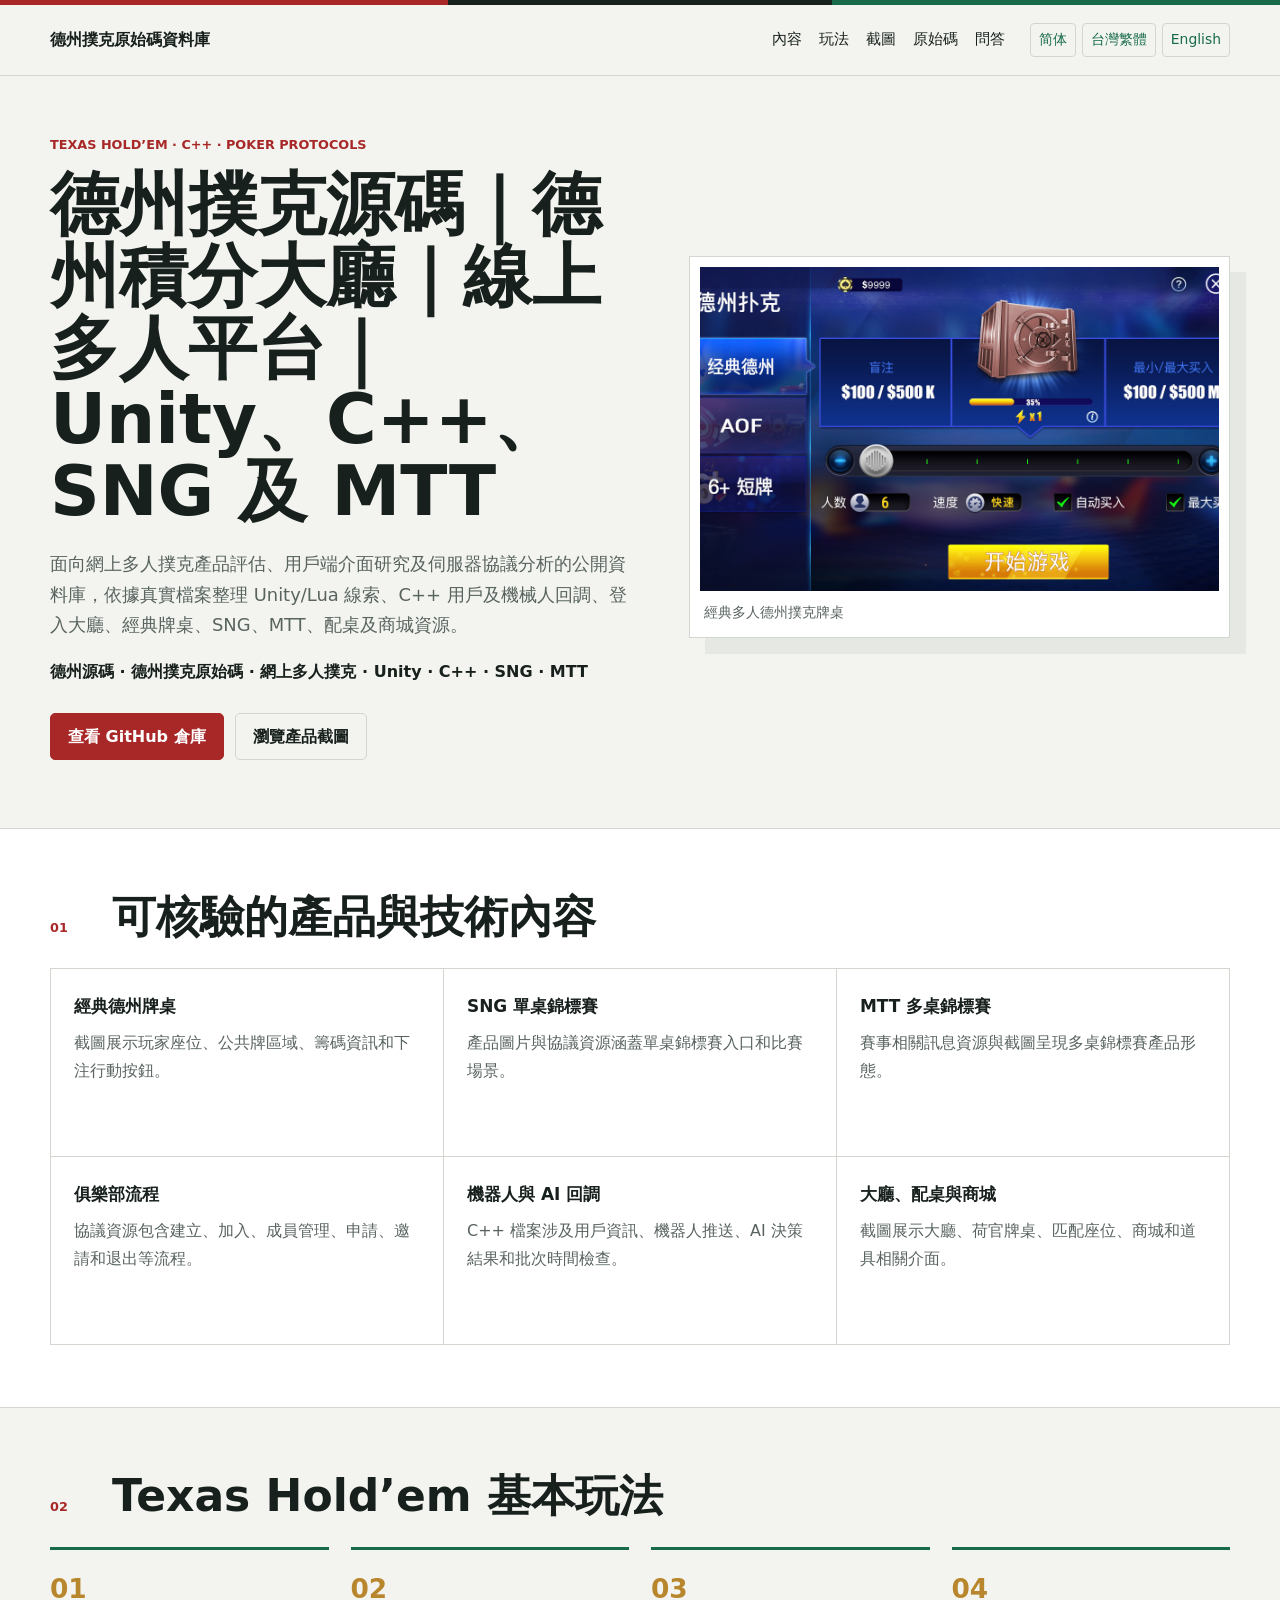
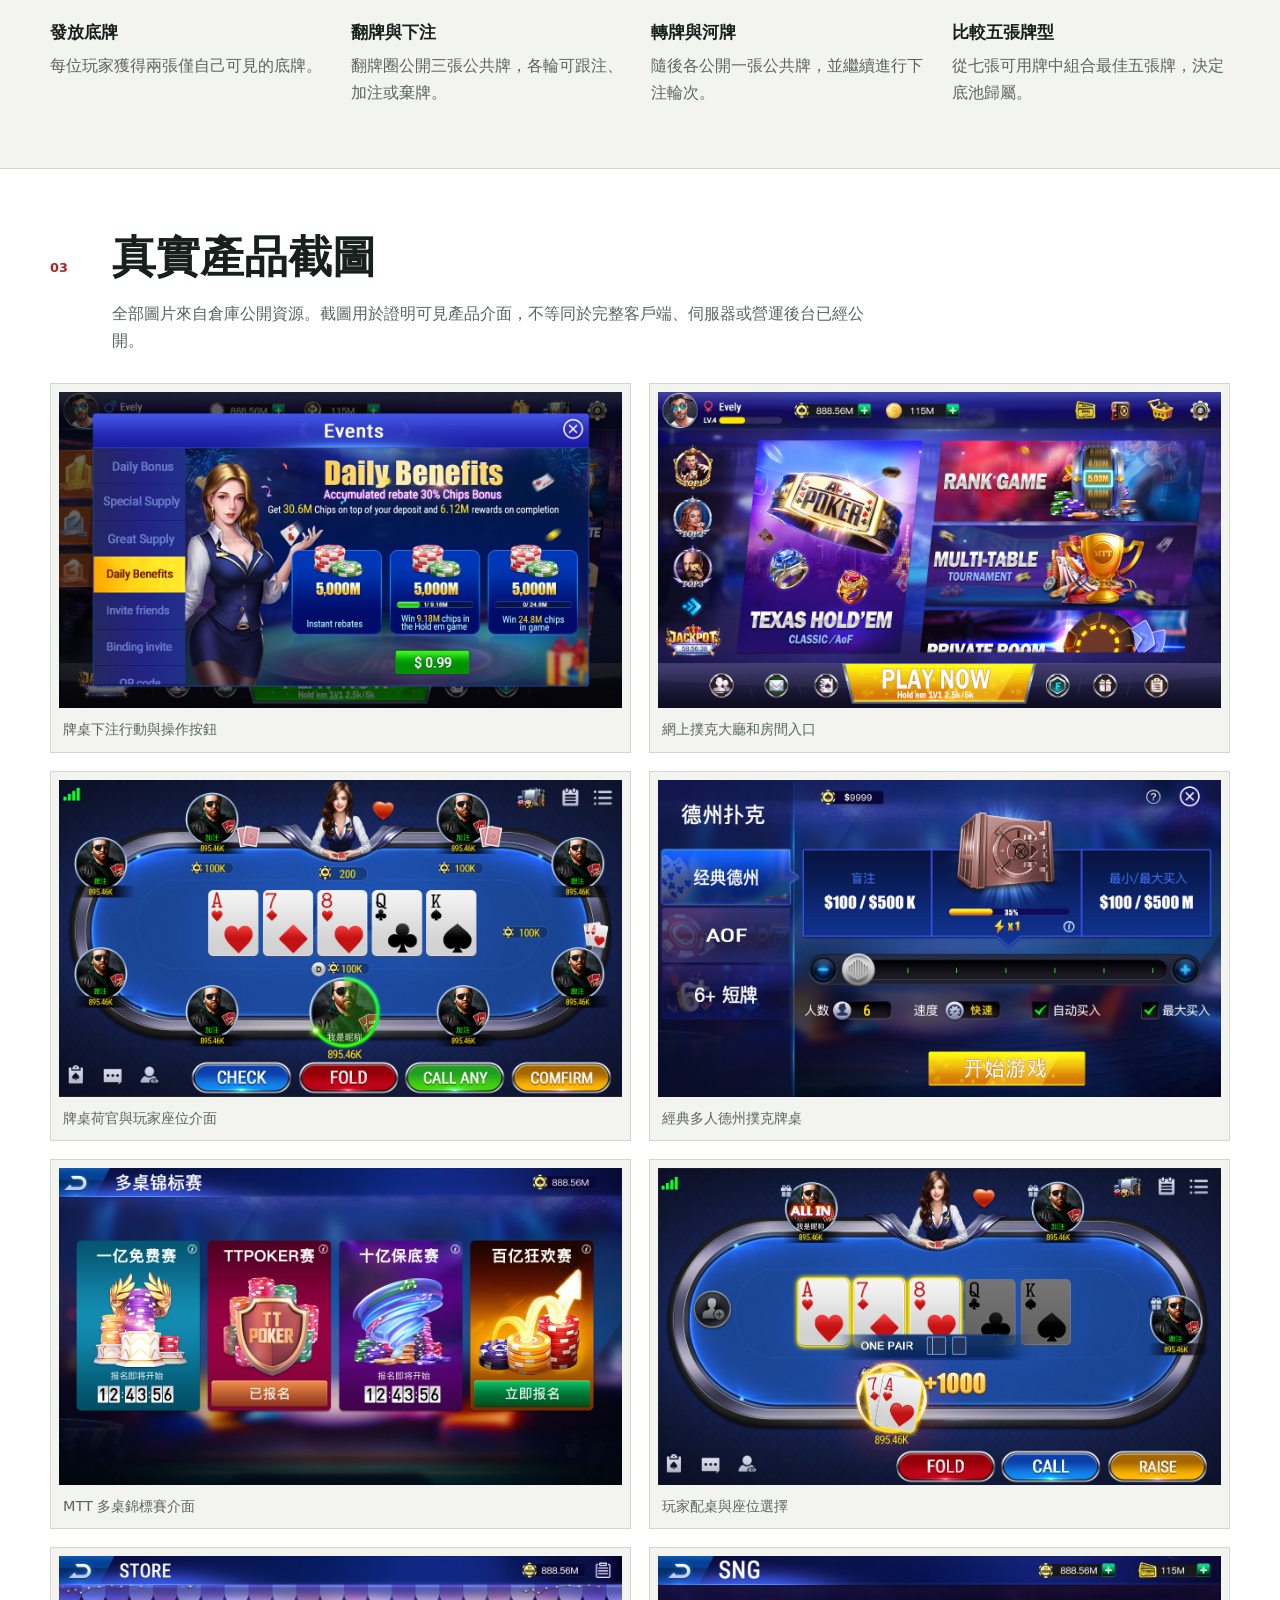
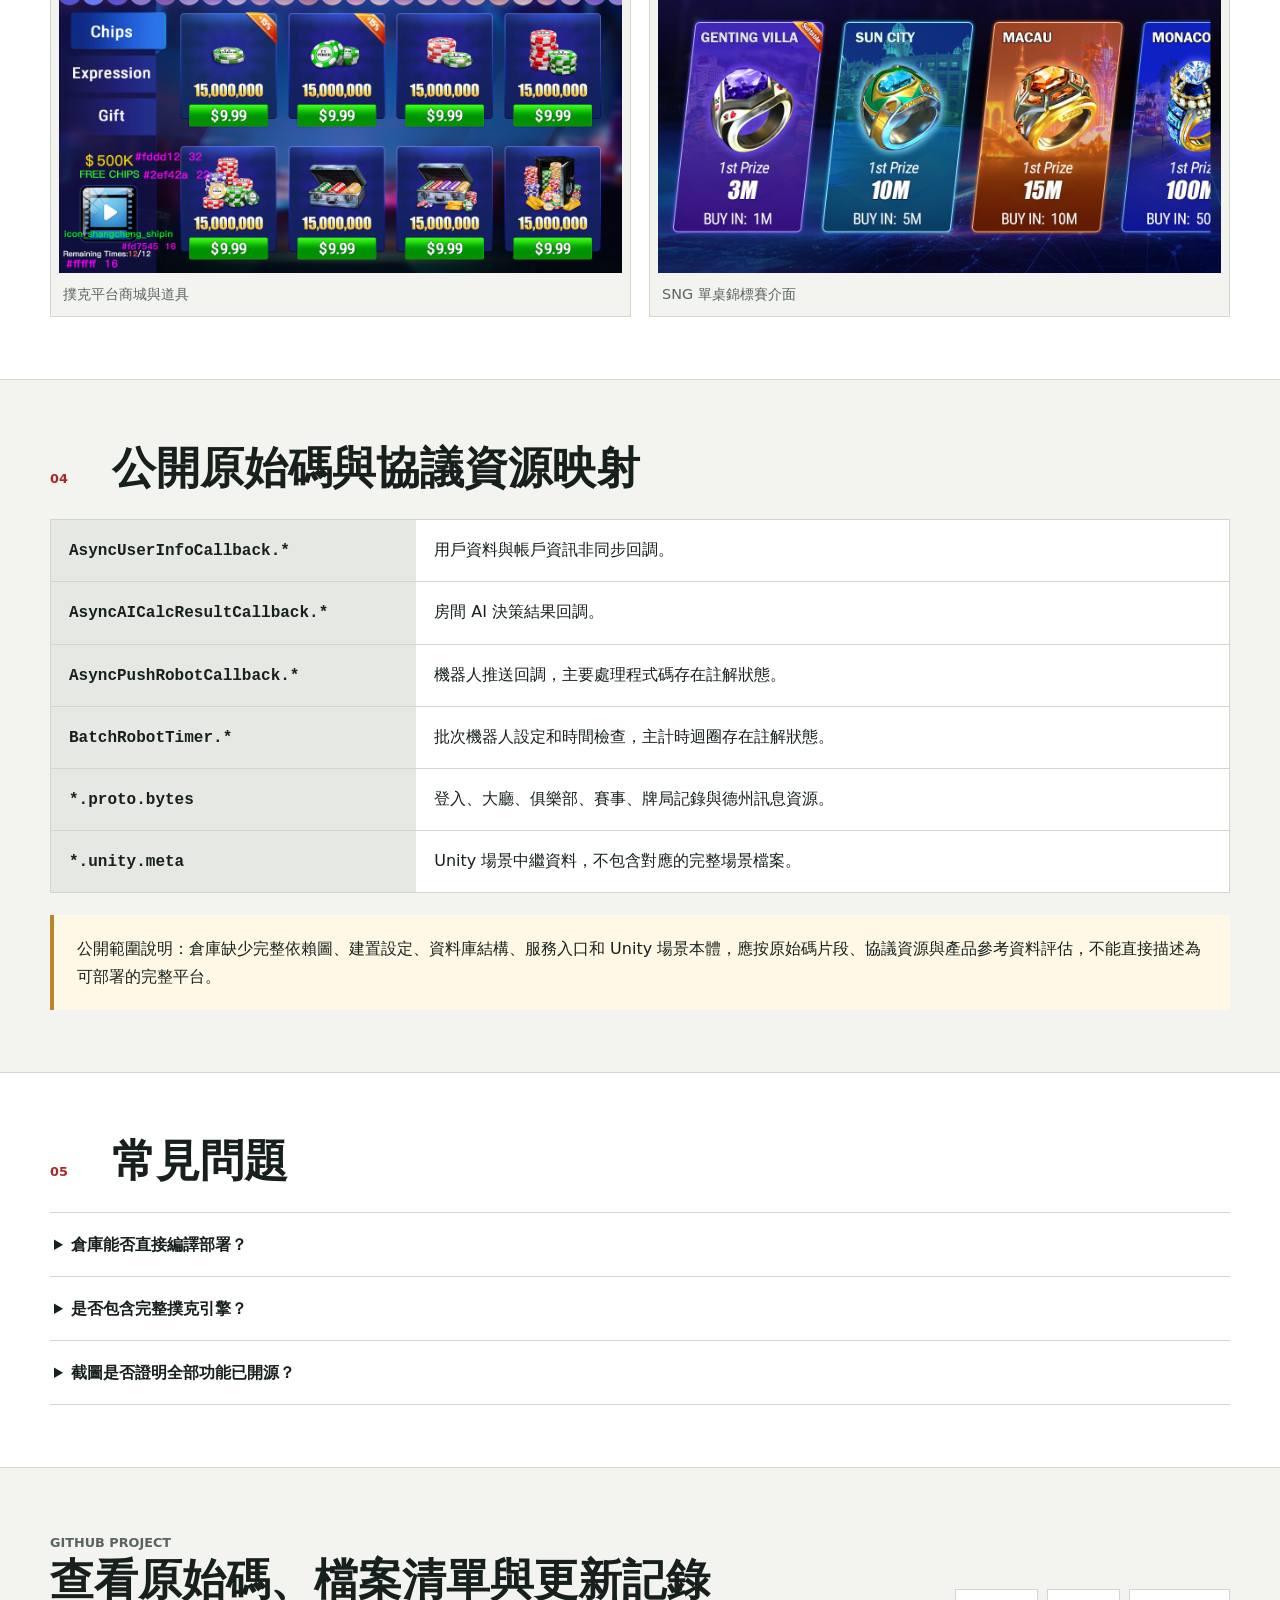
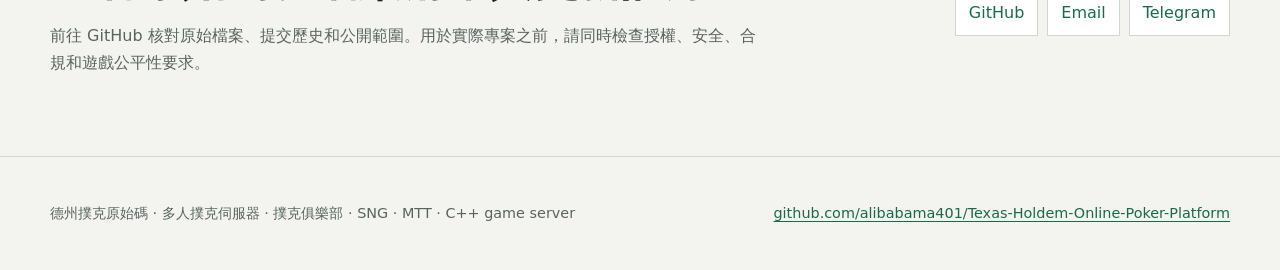
<file: docs/zh-hk/index.html>
<!doctype html>
<html lang="zh-Hant-HK">
<head>
  <meta charset="utf-8">
  <meta name="viewport" content="width=device-width, initial-scale=1">
<meta name="google-site-verification" content="rrp5Uvgzi-1-rMxUBfhV3wjlNrFqzwnqiA4e3qsOLEM">
  <title>德州撲克源碼｜德州積分大廳｜線上多人平台</title>
  <meta name="description" content="香港繁體德州撲克原始碼及網上多人平台資料，涵蓋 Unity/Lua、C++ 用戶及機械人回調、登入大廳、經典牌桌、SNG、MTT、配桌及商城截圖。">
<meta name="keywords" content="德州源碼, 德州撲克原始碼, 網上多人撲克, Unity, C++, SNG, MTT">
  <meta name="robots" content="index,follow,max-image-preview:large,max-snippet:-1,max-video-preview:-1">
  <link rel="canonical" href="https://alibabama401.github.io/Texas-Holdem-Online-Poker-Platform/zh-hk/">
  <link rel="alternate" hreflang="zh-CN" href="https://alibabama401.github.io/Texas-Holdem-Online-Poker-Platform/zh-cn/">
  <link rel="alternate" hreflang="zh-Hant-TW" href="https://alibabama401.github.io/Texas-Holdem-Online-Poker-Platform/zh-tw/"><link rel="alternate" hreflang="zh-Hant-HK" href="https://alibabama401.github.io/Texas-Holdem-Online-Poker-Platform/zh-hk/">
  <link rel="alternate" hreflang="en" href="https://alibabama401.github.io/Texas-Holdem-Online-Poker-Platform/en/">
  <link rel="alternate" hreflang="x-default" href="https://alibabama401.github.io/Texas-Holdem-Online-Poker-Platform/">
  <meta property="og:type" content="article">
  <meta property="og:locale" content="zh_TW">
  <meta property="og:title" content="德州撲克源碼｜德州積分大廳｜線上多人平台">
  <meta property="og:description" content="香港繁體德州撲克原始碼及網上多人平台資料，涵蓋 Unity/Lua、C++ 用戶及機械人回調、登入大廳、經典牌桌、SNG、MTT、配桌及商城截圖。">
  <meta property="og:image" content="https://alibabama401.github.io/Texas-Holdem-Online-Poker-Platform/assets/screenshots/004jingdian.jpg">
  <meta property="og:image:alt" content="經典多人德州撲克牌桌">
  <meta property="og:url" content="https://alibabama401.github.io/Texas-Holdem-Online-Poker-Platform/zh-tw/">
  <meta name="twitter:card" content="summary_large_image">
  <link rel="stylesheet" href="../assets/site.css">
  <script type="application/ld+json">{"@context":"https://schema.org","@type":"TechArticle","headline":"德州撲克源碼｜德州積分大廳｜線上多人平台","description":"香港繁體德州撲克原始碼及網上多人平台資料，涵蓋 Unity/Lua、C++ 用戶及機械人回調、登入大廳、經典牌桌、SNG、MTT、配桌及商城截圖。","inLanguage":"zh-Hant","url":"https://alibabama401.github.io/Texas-Holdem-Online-Poker-Platform/zh-tw/","image":["https://alibabama401.github.io/Texas-Holdem-Online-Poker-Platform/assets/screenshots/001action.png","https://alibabama401.github.io/Texas-Holdem-Online-Poker-Platform/assets/screenshots/002dating.png","https://alibabama401.github.io/Texas-Holdem-Online-Poker-Platform/assets/screenshots/003heguang.png","https://alibabama401.github.io/Texas-Holdem-Online-Poker-Platform/assets/screenshots/004jingdian.jpg","https://alibabama401.github.io/Texas-Holdem-Online-Poker-Platform/assets/screenshots/005mtt.jpg","https://alibabama401.github.io/Texas-Holdem-Online-Poker-Platform/assets/screenshots/006paizuo.png","https://alibabama401.github.io/Texas-Holdem-Online-Poker-Platform/assets/screenshots/007shop.png","https://alibabama401.github.io/Texas-Holdem-Online-Poker-Platform/assets/screenshots/008sng.jpg"],"author":{"@type":"Organization","name":"alibabama401","url":"https://github.com/alibabama401"},"about":["Texas Holdem source code","multiplayer poker server","SNG","MTT","poker club"]}</script>
</head>
<body>
  <div class="topline"></div>
  <header class="site-header"><div class="wrap nav"><a class="brand" href="../">德州撲克原始碼資料庫</a><nav class="navlinks" aria-label="Primary"><a href="#features">內容</a><a href="#gameplay">玩法</a><a href="#screenshots">截圖</a><a href="#source">原始碼</a><a href="#faq">問答</a></nav><div class="languages" aria-label="Languages"><a href="../zh-cn/">简体</a><a href="./">台灣繁體</a><a href="../en/">English</a></div></div></header>
  <main>
    <section class="hero wrap"><div><p class="eyebrow">TEXAS HOLD’EM · C++ · POKER PROTOCOLS</p><h1>德州撲克源碼｜德州積分大廳｜線上多人平台｜Unity、C++、SNG 及 MTT</h1><p class="intro">面向網上多人撲克產品評估、用戶端介面研究及伺服器協議分析的公開資料庫，依據真實檔案整理 Unity/Lua 線索、C++ 用戶及機械人回調、登入大廳、經典牌桌、SNG、MTT、配桌及商城資源。</p><p class="keywords">德州源碼 · 德州撲克原始碼 · 網上多人撲克 · Unity · C++ · SNG · MTT</p><div class="actions"><a class="button" href="https://github.com/alibabama401/Texas-Holdem-Online-Poker-Platform">查看 GitHub 倉庫</a><a class="button secondary" href="#screenshots">瀏覽產品截圖</a></div></div><figure class="hero-media"><img src="../assets/screenshots/004jingdian.jpg" alt="經典多人德州撲克牌桌" fetchpriority="high"><figcaption>經典多人德州撲克牌桌</figcaption></figure></section>
    <section class="band" id="features"><div class="wrap section"><div class="section-head"><p>01</p><h2>可核驗的產品與技術內容</h2></div><div class="feature-grid"><article class="feature"><h3>經典德州牌桌</h3><p>截圖展示玩家座位、公共牌區域、籌碼資訊和下注行動按鈕。</p></article><article class="feature"><h3>SNG 單桌錦標賽</h3><p>產品圖片與協議資源涵蓋單桌錦標賽入口和比賽場景。</p></article><article class="feature"><h3>MTT 多桌錦標賽</h3><p>賽事相關訊息資源與截圖呈現多桌錦標賽產品形態。</p></article><article class="feature"><h3>俱樂部流程</h3><p>協議資源包含建立、加入、成員管理、申請、邀請和退出等流程。</p></article><article class="feature"><h3>機器人與 AI 回調</h3><p>C++ 檔案涉及用戶資訊、機器人推送、AI 決策結果和批次時間檢查。</p></article><article class="feature"><h3>大廳、配桌與商城</h3><p>截圖展示大廳、荷官牌桌、匹配座位、商城和道具相關介面。</p></article></div></div></section>
    <section class="wrap section" id="gameplay"><div class="section-head"><p>02</p><h2>Texas Hold’em 基本玩法</h2></div><ol class="workflow"><li><span>01</span><div><h3>發放底牌</h3><p>每位玩家獲得兩張僅自己可見的底牌。</p></div></li><li><span>02</span><div><h3>翻牌與下注</h3><p>翻牌圈公開三張公共牌，各輪可跟注、加注或棄牌。</p></div></li><li><span>03</span><div><h3>轉牌與河牌</h3><p>隨後各公開一張公共牌，並繼續進行下注輪次。</p></div></li><li><span>04</span><div><h3>比較五張牌型</h3><p>從七張可用牌中組合最佳五張牌，決定底池歸屬。</p></div></li></ol></section>
    <section class="band" id="screenshots"><div class="wrap section"><div class="section-head"><p>03</p><h2>真實產品截圖</h2></div><p class="lede">全部圖片來自倉庫公開資源。截圖用於證明可見產品介面，不等同於完整客戶端、伺服器或營運後台已經公開。</p><div class="gallery"><figure><a href="../assets/screenshots/001action.png"><img src="../assets/screenshots/001action.png" alt="牌桌下注行動與操作按鈕" loading="lazy" decoding="async"></a><figcaption>牌桌下注行動與操作按鈕</figcaption></figure><figure><a href="../assets/screenshots/002dating.png"><img src="../assets/screenshots/002dating.png" alt="網上撲克大廳和房間入口" loading="lazy" decoding="async"></a><figcaption>網上撲克大廳和房間入口</figcaption></figure><figure><a href="../assets/screenshots/003heguang.png"><img src="../assets/screenshots/003heguang.png" alt="牌桌荷官與玩家座位介面" loading="lazy" decoding="async"></a><figcaption>牌桌荷官與玩家座位介面</figcaption></figure><figure><a href="../assets/screenshots/004jingdian.jpg"><img src="../assets/screenshots/004jingdian.jpg" alt="經典多人德州撲克牌桌" loading="lazy" decoding="async"></a><figcaption>經典多人德州撲克牌桌</figcaption></figure><figure><a href="../assets/screenshots/005mtt.jpg"><img src="../assets/screenshots/005mtt.jpg" alt="MTT 多桌錦標賽介面" loading="lazy" decoding="async"></a><figcaption>MTT 多桌錦標賽介面</figcaption></figure><figure><a href="../assets/screenshots/006paizuo.png"><img src="../assets/screenshots/006paizuo.png" alt="玩家配桌與座位選擇" loading="lazy" decoding="async"></a><figcaption>玩家配桌與座位選擇</figcaption></figure><figure><a href="../assets/screenshots/007shop.png"><img src="../assets/screenshots/007shop.png" alt="撲克平台商城與道具" loading="lazy" decoding="async"></a><figcaption>撲克平台商城與道具</figcaption></figure><figure><a href="../assets/screenshots/008sng.jpg"><img src="../assets/screenshots/008sng.jpg" alt="SNG 單桌錦標賽介面" loading="lazy" decoding="async"></a><figcaption>SNG 單桌錦標賽介面</figcaption></figure></div></div></section>
    <section class="wrap section" id="source"><div class="section-head"><p>04</p><h2>公開原始碼與協議資源映射</h2></div><div class="table-wrap"><table><tbody><tr><th scope="row"><code>AsyncUserInfoCallback.*</code></th><td>用戶資料與帳戶資訊非同步回調。</td></tr><tr><th scope="row"><code>AsyncAICalcResultCallback.*</code></th><td>房間 AI 決策結果回調。</td></tr><tr><th scope="row"><code>AsyncPushRobotCallback.*</code></th><td>機器人推送回調，主要處理程式碼存在註解狀態。</td></tr><tr><th scope="row"><code>BatchRobotTimer.*</code></th><td>批次機器人設定和時間檢查，主計時迴圈存在註解狀態。</td></tr><tr><th scope="row"><code>*.proto.bytes</code></th><td>登入、大廳、俱樂部、賽事、牌局記錄與德州訊息資源。</td></tr><tr><th scope="row"><code>*.unity.meta</code></th><td>Unity 場景中繼資料，不包含對應的完整場景檔案。</td></tr></tbody></table></div><p class="scope">公開範圍說明：倉庫缺少完整依賴圖、建置設定、資料庫結構、服務入口和 Unity 場景本體，應按原始碼片段、協議資源與產品參考資料評估，不能直接描述為可部署的完整平台。</p></section>
    <section class="band" id="faq"><div class="wrap section"><div class="section-head"><p>05</p><h2>常見問題</h2></div><div class="faq"><details><summary>倉庫能否直接編譯部署？</summary><p>目前公開檔案不足以組成完整可建置平台，需要補齊依賴、入口、資料庫、設定和客戶端工程。</p></details><details><summary>是否包含完整撲克引擎？</summary><p>頁面只描述實際可核驗的回調與協議資源，不把缺少實作的內容聲明為完整引擎。</p></details><details><summary>截圖是否證明全部功能已開源？</summary><p>截圖證明相應介面存在，具體業務邏輯是否公開仍應逐項核對倉庫檔案。</p></details></div></div></section>
    <section class="wrap contact"><div><p class="eyebrow">GITHUB PROJECT</p><h2>查看原始碼、檔案清單與更新記錄</h2><p>前往 GitHub 核對原始檔案、提交歷史和公開範圍。用於實際專案之前，請同時檢查授權、安全、合規和遊戲公平性要求。</p></div><div class="contact-links"><a href="https://github.com/alibabama401/Texas-Holdem-Online-Poker-Platform">GitHub</a><a href="mailto:ttpoker40@gmail.com">Email</a><a href="https://t.me/alibabama401">Telegram</a></div></section>
  </main>
  <footer><div class="wrap"><p>德州撲克原始碼 · 多人撲克伺服器 · 撲克俱樂部 · SNG · MTT · C++ game server</p><p><a href="https://github.com/alibabama401/Texas-Holdem-Online-Poker-Platform">github.com/alibabama401/Texas-Holdem-Online-Poker-Platform</a></p></div></footer>
</body>
</html>
</file>
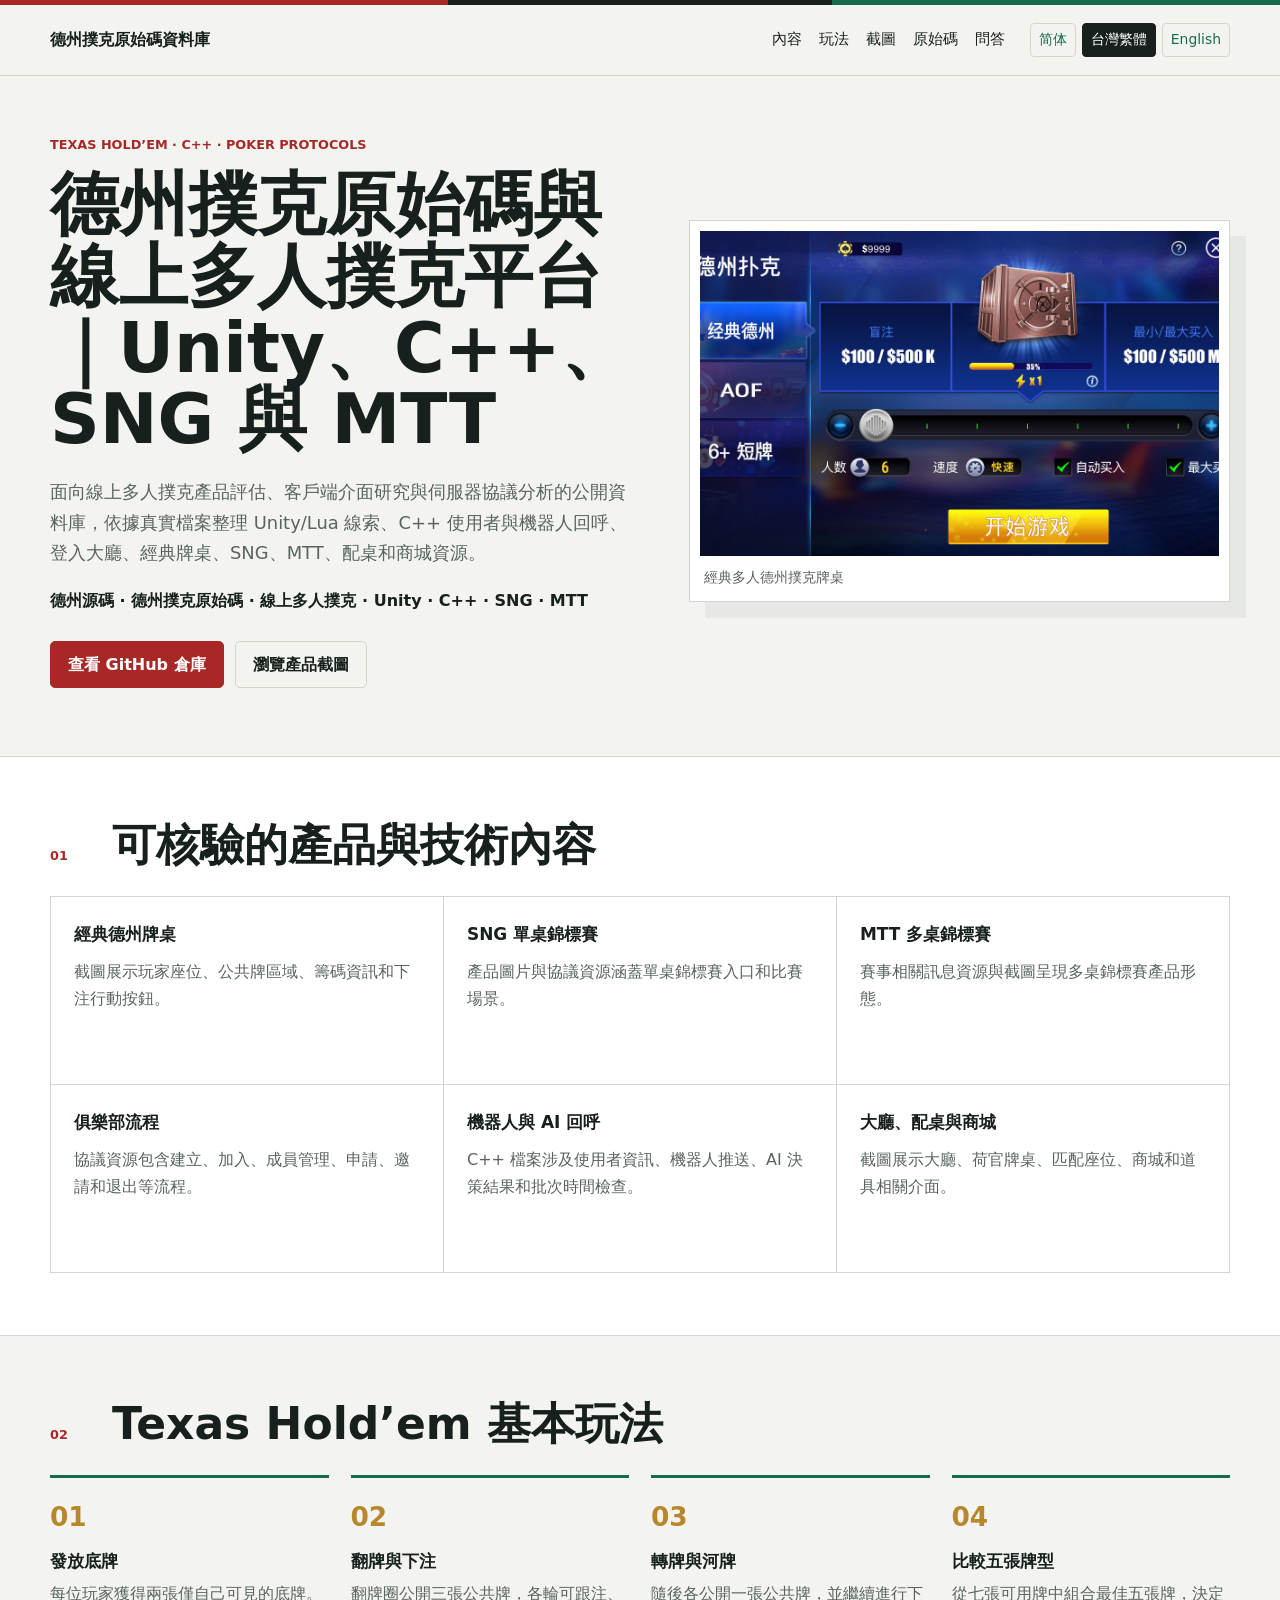
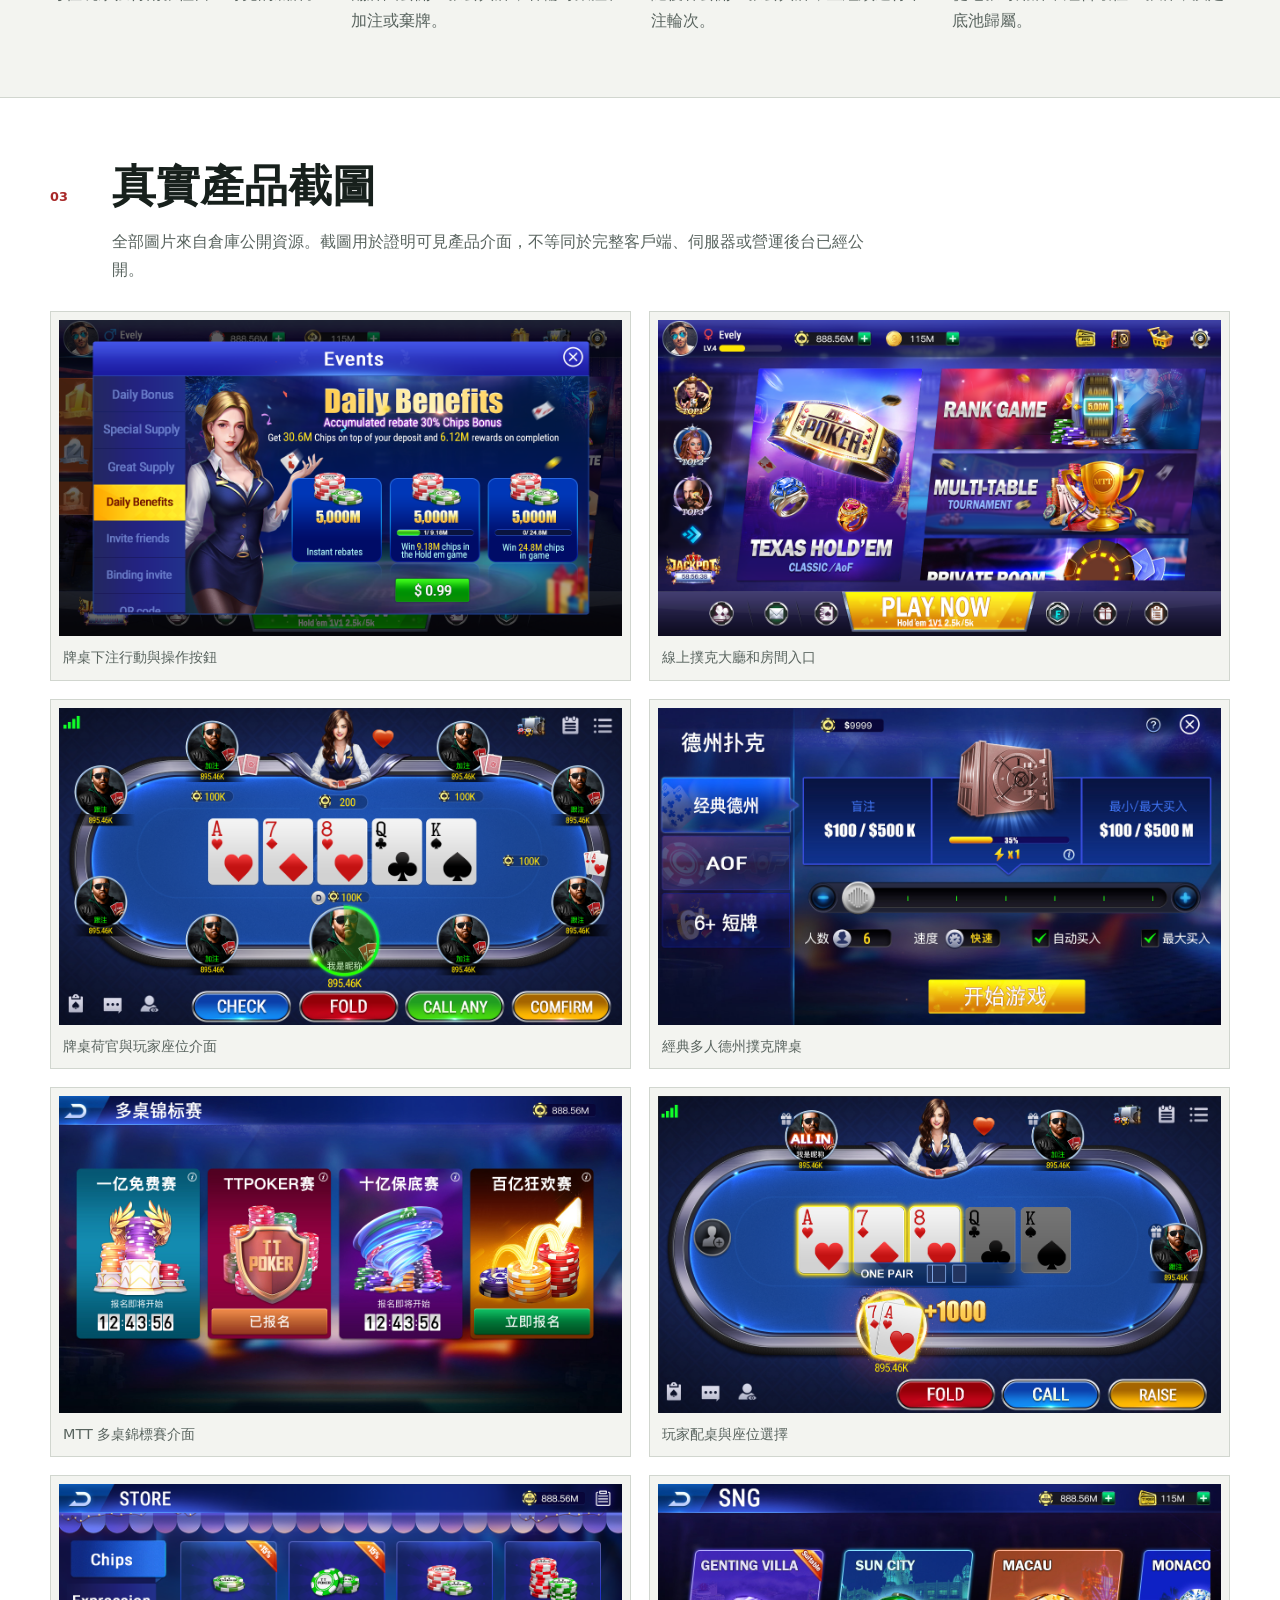
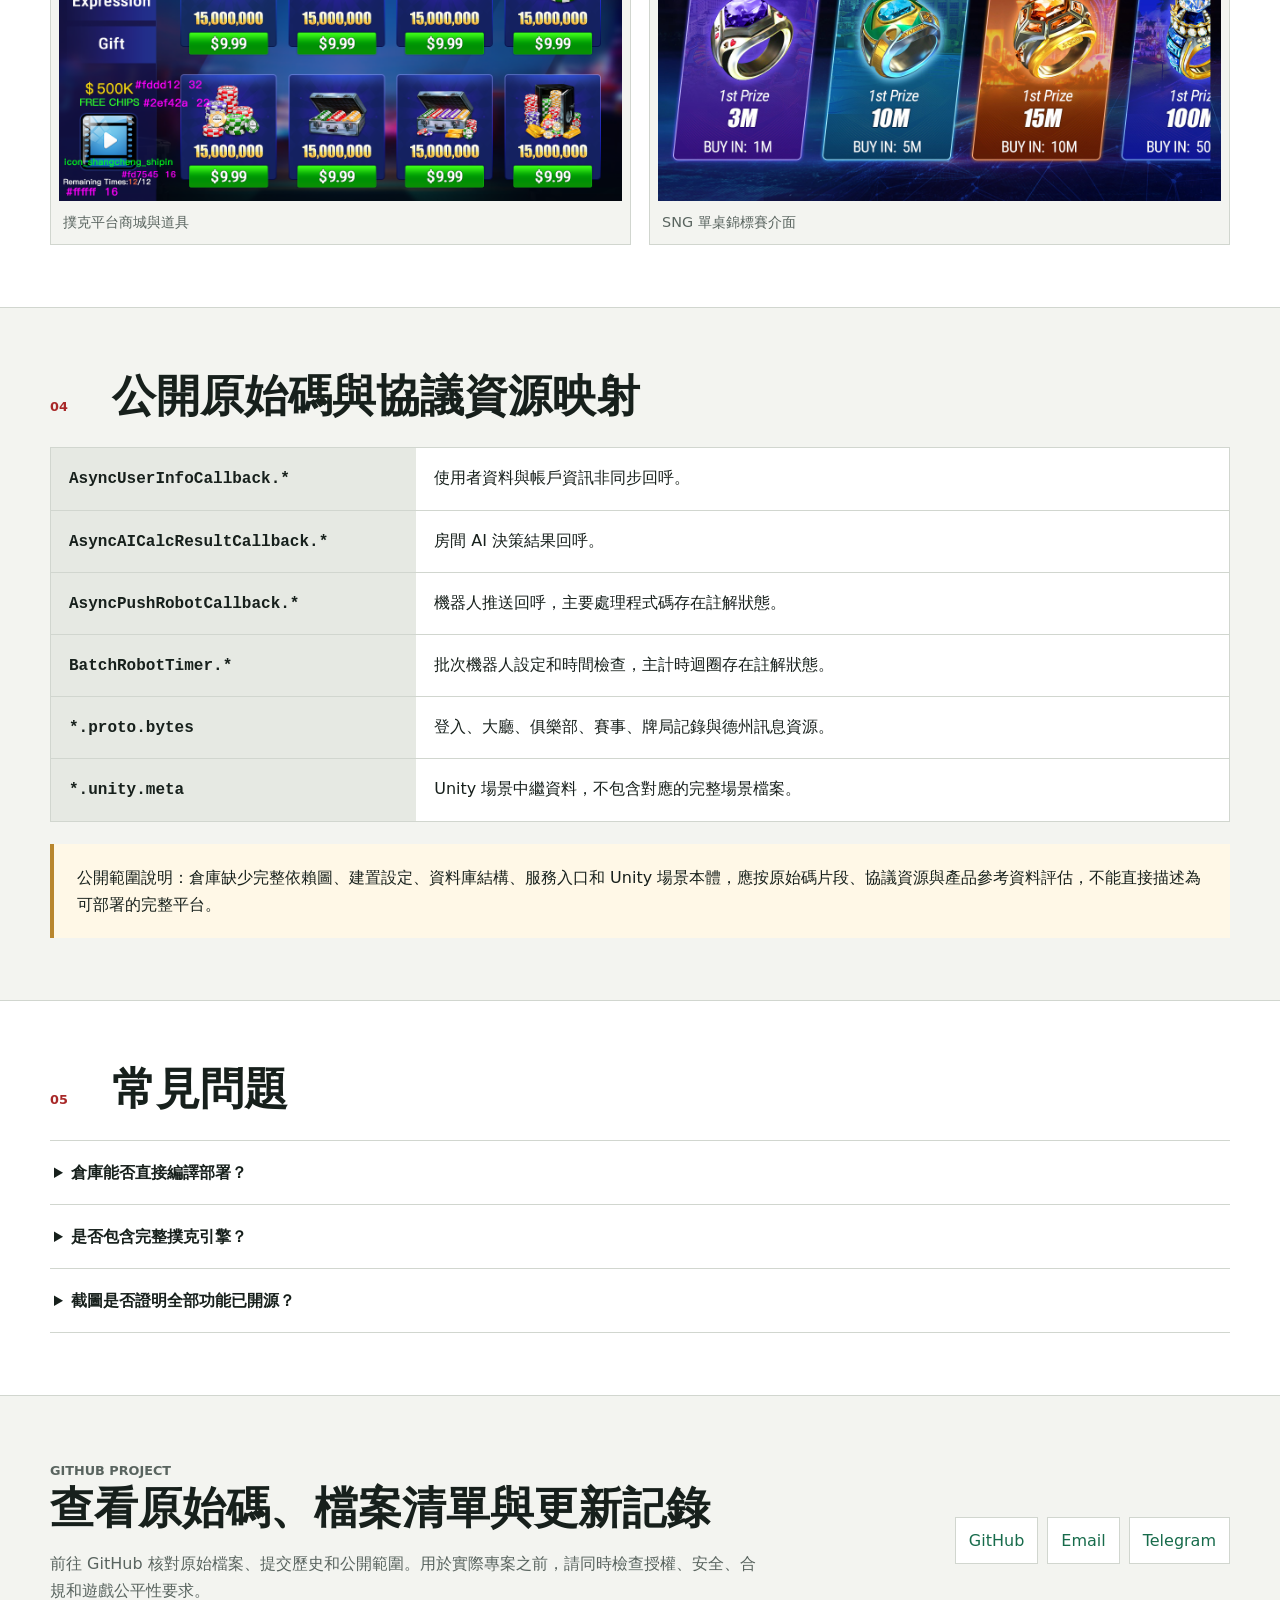
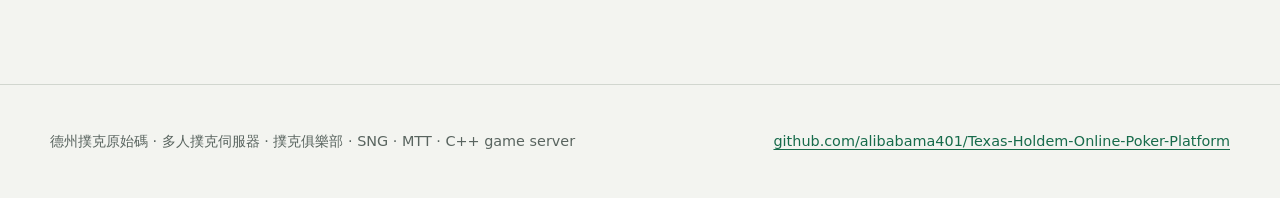
<file: docs/zh-tw/index.html>
<!doctype html>
<html lang="zh-Hant-TW">
<head>
  <meta charset="utf-8">
  <meta name="viewport" content="width=device-width, initial-scale=1">
<meta name="google-site-verification" content="rrp5Uvgzi-1-rMxUBfhV3wjlNrFqzwnqiA4e3qsOLEM">
  <title>德州撲克源碼｜德州積分大廳｜線上多人平台</title>
  <meta name="description" content="德州撲克原始碼與線上多人平台資料，包含 Unity/Lua、C++ 使用者與機器人回呼、登入大廳、經典牌桌、SNG、MTT、配桌、商城協議與真實截圖。">
<meta name="keywords" content="德州源碼, 德州撲克原始碼, 線上多人撲克, Unity, C++, SNG, MTT">
  <meta name="robots" content="index,follow,max-image-preview:large,max-snippet:-1,max-video-preview:-1">
  <link rel="canonical" href="https://alibabama401.github.io/Texas-Holdem-Online-Poker-Platform/zh-tw/">
  <link rel="alternate" hreflang="zh-CN" href="https://alibabama401.github.io/Texas-Holdem-Online-Poker-Platform/zh-cn/">
  <link rel="alternate" hreflang="zh-Hant-TW" href="https://alibabama401.github.io/Texas-Holdem-Online-Poker-Platform/zh-tw/"><link rel="alternate" hreflang="zh-Hant-HK" href="https://alibabama401.github.io/Texas-Holdem-Online-Poker-Platform/zh-hk/">
  <link rel="alternate" hreflang="en" href="https://alibabama401.github.io/Texas-Holdem-Online-Poker-Platform/en/">
  <link rel="alternate" hreflang="x-default" href="https://alibabama401.github.io/Texas-Holdem-Online-Poker-Platform/">
  <meta property="og:type" content="article">
  <meta property="og:locale" content="zh_TW">
  <meta property="og:title" content="德州撲克原始碼｜Unity、C++ 線上多人平台">
  <meta property="og:description" content="德州撲克原始碼與線上多人平台資料，包含 Unity/Lua、C++ 使用者與機器人回呼、登入大廳、經典牌桌、SNG、MTT、配桌、商城協議與真實截圖。">
  <meta property="og:image" content="https://alibabama401.github.io/Texas-Holdem-Online-Poker-Platform/assets/screenshots/004jingdian.jpg">
  <meta property="og:image:alt" content="經典多人德州撲克牌桌">
  <meta property="og:url" content="https://alibabama401.github.io/Texas-Holdem-Online-Poker-Platform/zh-tw/">
  <meta name="twitter:card" content="summary_large_image">
  <link rel="stylesheet" href="../assets/site.css">
  <script type="application/ld+json">{"@context":"https://schema.org","@type":"TechArticle","headline":"德州撲克源碼｜德州積分大廳｜線上多人平台","description":"德州撲克原始碼與線上多人平台資料，包含 Unity/Lua、C++ 使用者與機器人回呼、登入大廳、經典牌桌、SNG、MTT、配桌、商城協議與真實截圖。","inLanguage":"zh-Hant","url":"https://alibabama401.github.io/Texas-Holdem-Online-Poker-Platform/zh-tw/","image":["https://alibabama401.github.io/Texas-Holdem-Online-Poker-Platform/assets/screenshots/001action.png","https://alibabama401.github.io/Texas-Holdem-Online-Poker-Platform/assets/screenshots/002dating.png","https://alibabama401.github.io/Texas-Holdem-Online-Poker-Platform/assets/screenshots/003heguang.png","https://alibabama401.github.io/Texas-Holdem-Online-Poker-Platform/assets/screenshots/004jingdian.jpg","https://alibabama401.github.io/Texas-Holdem-Online-Poker-Platform/assets/screenshots/005mtt.jpg","https://alibabama401.github.io/Texas-Holdem-Online-Poker-Platform/assets/screenshots/006paizuo.png","https://alibabama401.github.io/Texas-Holdem-Online-Poker-Platform/assets/screenshots/007shop.png","https://alibabama401.github.io/Texas-Holdem-Online-Poker-Platform/assets/screenshots/008sng.jpg"],"author":{"@type":"Organization","name":"alibabama401","url":"https://github.com/alibabama401"},"about":["Texas Holdem source code","multiplayer poker server","SNG","MTT","poker club"]}</script>
</head>
<body>
  <div class="topline"></div>
  <header class="site-header"><div class="wrap nav"><a class="brand" href="../">德州撲克原始碼資料庫</a><nav class="navlinks" aria-label="Primary"><a href="#features">內容</a><a href="#gameplay">玩法</a><a href="#screenshots">截圖</a><a href="#source">原始碼</a><a href="#faq">問答</a></nav><div class="languages" aria-label="Languages"><a href="../zh-cn/">简体</a><a href="./" aria-current="page">台灣繁體</a><a href="../en/">English</a></div></div></header>
  <main>
    <section class="hero wrap"><div><p class="eyebrow">TEXAS HOLD’EM · C++ · POKER PROTOCOLS</p><h1>德州撲克原始碼與線上多人撲克平台｜Unity、C++、SNG 與 MTT</h1><p class="intro">面向線上多人撲克產品評估、客戶端介面研究與伺服器協議分析的公開資料庫，依據真實檔案整理 Unity/Lua 線索、C++ 使用者與機器人回呼、登入大廳、經典牌桌、SNG、MTT、配桌和商城資源。</p><p class="keywords">德州源碼 · 德州撲克原始碼 · 線上多人撲克 · Unity · C++ · SNG · MTT</p><div class="actions"><a class="button" href="https://github.com/alibabama401/Texas-Holdem-Online-Poker-Platform">查看 GitHub 倉庫</a><a class="button secondary" href="#screenshots">瀏覽產品截圖</a></div></div><figure class="hero-media"><img src="../assets/screenshots/004jingdian.jpg" alt="經典多人德州撲克牌桌" fetchpriority="high"><figcaption>經典多人德州撲克牌桌</figcaption></figure></section>
    <section class="band" id="features"><div class="wrap section"><div class="section-head"><p>01</p><h2>可核驗的產品與技術內容</h2></div><div class="feature-grid"><article class="feature"><h3>經典德州牌桌</h3><p>截圖展示玩家座位、公共牌區域、籌碼資訊和下注行動按鈕。</p></article><article class="feature"><h3>SNG 單桌錦標賽</h3><p>產品圖片與協議資源涵蓋單桌錦標賽入口和比賽場景。</p></article><article class="feature"><h3>MTT 多桌錦標賽</h3><p>賽事相關訊息資源與截圖呈現多桌錦標賽產品形態。</p></article><article class="feature"><h3>俱樂部流程</h3><p>協議資源包含建立、加入、成員管理、申請、邀請和退出等流程。</p></article><article class="feature"><h3>機器人與 AI 回呼</h3><p>C++ 檔案涉及使用者資訊、機器人推送、AI 決策結果和批次時間檢查。</p></article><article class="feature"><h3>大廳、配桌與商城</h3><p>截圖展示大廳、荷官牌桌、匹配座位、商城和道具相關介面。</p></article></div></div></section>
    <section class="wrap section" id="gameplay"><div class="section-head"><p>02</p><h2>Texas Hold’em 基本玩法</h2></div><ol class="workflow"><li><span>01</span><div><h3>發放底牌</h3><p>每位玩家獲得兩張僅自己可見的底牌。</p></div></li><li><span>02</span><div><h3>翻牌與下注</h3><p>翻牌圈公開三張公共牌，各輪可跟注、加注或棄牌。</p></div></li><li><span>03</span><div><h3>轉牌與河牌</h3><p>隨後各公開一張公共牌，並繼續進行下注輪次。</p></div></li><li><span>04</span><div><h3>比較五張牌型</h3><p>從七張可用牌中組合最佳五張牌，決定底池歸屬。</p></div></li></ol></section>
    <section class="band" id="screenshots"><div class="wrap section"><div class="section-head"><p>03</p><h2>真實產品截圖</h2></div><p class="lede">全部圖片來自倉庫公開資源。截圖用於證明可見產品介面，不等同於完整客戶端、伺服器或營運後台已經公開。</p><div class="gallery"><figure><a href="../assets/screenshots/001action.png"><img src="../assets/screenshots/001action.png" alt="牌桌下注行動與操作按鈕" loading="lazy" decoding="async"></a><figcaption>牌桌下注行動與操作按鈕</figcaption></figure><figure><a href="../assets/screenshots/002dating.png"><img src="../assets/screenshots/002dating.png" alt="線上撲克大廳和房間入口" loading="lazy" decoding="async"></a><figcaption>線上撲克大廳和房間入口</figcaption></figure><figure><a href="../assets/screenshots/003heguang.png"><img src="../assets/screenshots/003heguang.png" alt="牌桌荷官與玩家座位介面" loading="lazy" decoding="async"></a><figcaption>牌桌荷官與玩家座位介面</figcaption></figure><figure><a href="../assets/screenshots/004jingdian.jpg"><img src="../assets/screenshots/004jingdian.jpg" alt="經典多人德州撲克牌桌" loading="lazy" decoding="async"></a><figcaption>經典多人德州撲克牌桌</figcaption></figure><figure><a href="../assets/screenshots/005mtt.jpg"><img src="../assets/screenshots/005mtt.jpg" alt="MTT 多桌錦標賽介面" loading="lazy" decoding="async"></a><figcaption>MTT 多桌錦標賽介面</figcaption></figure><figure><a href="../assets/screenshots/006paizuo.png"><img src="../assets/screenshots/006paizuo.png" alt="玩家配桌與座位選擇" loading="lazy" decoding="async"></a><figcaption>玩家配桌與座位選擇</figcaption></figure><figure><a href="../assets/screenshots/007shop.png"><img src="../assets/screenshots/007shop.png" alt="撲克平台商城與道具" loading="lazy" decoding="async"></a><figcaption>撲克平台商城與道具</figcaption></figure><figure><a href="../assets/screenshots/008sng.jpg"><img src="../assets/screenshots/008sng.jpg" alt="SNG 單桌錦標賽介面" loading="lazy" decoding="async"></a><figcaption>SNG 單桌錦標賽介面</figcaption></figure></div></div></section>
    <section class="wrap section" id="source"><div class="section-head"><p>04</p><h2>公開原始碼與協議資源映射</h2></div><div class="table-wrap"><table><tbody><tr><th scope="row"><code>AsyncUserInfoCallback.*</code></th><td>使用者資料與帳戶資訊非同步回呼。</td></tr><tr><th scope="row"><code>AsyncAICalcResultCallback.*</code></th><td>房間 AI 決策結果回呼。</td></tr><tr><th scope="row"><code>AsyncPushRobotCallback.*</code></th><td>機器人推送回呼，主要處理程式碼存在註解狀態。</td></tr><tr><th scope="row"><code>BatchRobotTimer.*</code></th><td>批次機器人設定和時間檢查，主計時迴圈存在註解狀態。</td></tr><tr><th scope="row"><code>*.proto.bytes</code></th><td>登入、大廳、俱樂部、賽事、牌局記錄與德州訊息資源。</td></tr><tr><th scope="row"><code>*.unity.meta</code></th><td>Unity 場景中繼資料，不包含對應的完整場景檔案。</td></tr></tbody></table></div><p class="scope">公開範圍說明：倉庫缺少完整依賴圖、建置設定、資料庫結構、服務入口和 Unity 場景本體，應按原始碼片段、協議資源與產品參考資料評估，不能直接描述為可部署的完整平台。</p></section>
    <section class="band" id="faq"><div class="wrap section"><div class="section-head"><p>05</p><h2>常見問題</h2></div><div class="faq"><details><summary>倉庫能否直接編譯部署？</summary><p>目前公開檔案不足以組成完整可建置平台，需要補齊依賴、入口、資料庫、設定和客戶端工程。</p></details><details><summary>是否包含完整撲克引擎？</summary><p>頁面只描述實際可核驗的回呼與協議資源，不把缺少實作的內容聲明為完整引擎。</p></details><details><summary>截圖是否證明全部功能已開源？</summary><p>截圖證明相應介面存在，具體業務邏輯是否公開仍應逐項核對倉庫檔案。</p></details></div></div></section>
    <section class="wrap contact"><div><p class="eyebrow">GITHUB PROJECT</p><h2>查看原始碼、檔案清單與更新記錄</h2><p>前往 GitHub 核對原始檔案、提交歷史和公開範圍。用於實際專案之前，請同時檢查授權、安全、合規和遊戲公平性要求。</p></div><div class="contact-links"><a href="https://github.com/alibabama401/Texas-Holdem-Online-Poker-Platform">GitHub</a><a href="mailto:ttpoker40@gmail.com">Email</a><a href="https://t.me/alibabama401">Telegram</a></div></section>
  </main>
  <footer><div class="wrap"><p>德州撲克原始碼 · 多人撲克伺服器 · 撲克俱樂部 · SNG · MTT · C++ game server</p><p><a href="https://github.com/alibabama401/Texas-Holdem-Online-Poker-Platform">github.com/alibabama401/Texas-Holdem-Online-Poker-Platform</a></p></div></footer>
</body>
</html>
</file>
<file: docs/assets/site.css>
:root {
  --ink: #17201c;
  --muted: #59645f;
  --paper: #f3f4f0;
  --surface: #fff;
  --soft: #e6e9e3;
  --line: #d1d6cf;
  --red: #a82828;
  --green: #176b4b;
  --gold: #b8862d;
  --max: 1180px;
}
* { box-sizing: border-box; }
html { max-width: 100%; overflow-x: hidden; scroll-behavior: smooth; }
body { max-width: 100%; margin: 0; overflow-x: hidden; background: var(--paper); color: var(--ink); font: 16px/1.7 system-ui, -apple-system, "Segoe UI", "Noto Sans SC", "Microsoft YaHei", sans-serif; }
a { color: var(--green); text-underline-offset: 3px; }
img { display: block; max-width: 100%; height: auto; }
code { overflow-wrap: anywhere; }
.wrap { width: min(calc(100% - 40px), var(--max)); margin-inline: auto; }
.topline { height: 5px; background: linear-gradient(90deg, var(--red) 0 35%, var(--ink) 35% 65%, var(--green) 65%); }
.site-header { position: sticky; top: 0; z-index: 10; border-bottom: 1px solid var(--line); background: rgba(243, 244, 240, .96); backdrop-filter: blur(12px); }
.nav { min-height: 70px; display: flex; align-items: center; gap: 25px; }
.brand { color: var(--ink); font-weight: 850; text-decoration: none; white-space: nowrap; }
.navlinks { display: flex; gap: 17px; margin-left: auto; }
.navlinks a { color: var(--ink); font-size: .93rem; text-decoration: none; }
.languages { display: flex; gap: 6px; }
.languages a { padding: 4px 8px; border: 1px solid var(--line); border-radius: 4px; font-size: .87rem; text-decoration: none; }
.languages [aria-current="page"] { border-color: var(--ink); background: var(--ink); color: #fff; }
.hero { min-height: 650px; display: grid; grid-template-columns: minmax(0, 1.04fr) minmax(0, .96fr); align-items: center; gap: 52px; padding-block: 58px 68px; }
.hero > *, .contact > *, .feature, th, td { min-width: 0; }
.hero p, .feature p, .workflow p, .contact p, th, td { overflow-wrap: anywhere; }
.eyebrow, .section-head > p { margin: 0; color: var(--red); font-size: .8rem; font-weight: 850; }
.hero h1 { max-width: 14ch; margin: 13px 0 21px; font-size: clamp(2.6rem, 5.4vw, 4.9rem); line-height: 1.04; letter-spacing: 0; }
.intro { max-width: 65ch; color: var(--muted); font-size: 1.12rem; }
.keywords { font-weight: 760; }
.actions { display: flex; flex-wrap: wrap; gap: 11px; margin-top: 27px; }
.button { display: inline-flex; min-height: 46px; align-items: center; padding: 9px 17px; border: 1px solid var(--red); border-radius: 5px; background: var(--red); color: #fff; font-weight: 760; text-decoration: none; }
.button.secondary { border-color: var(--line); background: transparent; color: var(--ink); }
.hero-media { margin: 0; border: 1px solid var(--line); background: var(--surface); padding: 10px; box-shadow: 16px 16px 0 var(--soft); }
.hero-media img { width: 100%; aspect-ratio: 16 / 10; object-fit: cover; }
.hero-media figcaption, .gallery figcaption { padding: 9px 4px 2px; color: var(--muted); font-size: .9rem; }
.band { border-block: 1px solid var(--line); background: var(--surface); }
.section { padding-block: 62px; }
.section-head { display: grid; grid-template-columns: 54px 1fr; align-items: baseline; gap: 8px; margin-bottom: 25px; }
.section-head h2, .contact h2 { margin: 0; font-size: clamp(1.8rem, 3.5vw, 2.75rem); line-height: 1.18; }
.lede { max-width: 77ch; margin: -8px 0 28px 62px; color: var(--muted); }
.feature-grid { display: grid; grid-template-columns: repeat(3, 1fr); border-top: 1px solid var(--line); border-left: 1px solid var(--line); }
.feature { min-height: 188px; padding: 23px; border-right: 1px solid var(--line); border-bottom: 1px solid var(--line); }
.feature h3 { margin: 0 0 9px; font-size: 1.06rem; }
.feature p { margin: 0; color: var(--muted); }
.workflow { display: grid; grid-template-columns: repeat(4, 1fr); gap: 22px; margin: 0; padding: 0; list-style: none; }
.workflow li { border-top: 3px solid var(--green); padding-top: 17px; }
.workflow span { color: var(--gold); font-size: 1.65rem; font-weight: 850; }
.workflow h3 { margin: 7px 0 5px; font-size: 1.05rem; }
.workflow p { margin: 0; color: var(--muted); }
.gallery { display: grid; grid-template-columns: repeat(2, 1fr); gap: 18px; }
.gallery figure { margin: 0; border: 1px solid var(--line); background: var(--paper); padding: 8px; }
.gallery img { width: 100%; aspect-ratio: 16 / 9; object-fit: cover; transition: opacity .18s ease; }
.gallery a:hover img { opacity: .84; }
.table-wrap { overflow-x: auto; border: 1px solid var(--line); background: var(--surface); }
table { width: 100%; border-collapse: collapse; }
th, td { padding: 16px 18px; border-bottom: 1px solid var(--line); text-align: left; vertical-align: top; }
th { width: 31%; background: var(--soft); }
tr:last-child th, tr:last-child td { border-bottom: 0; }
.scope { margin: 22px 0 0; padding: 20px 23px; border-left: 4px solid var(--gold); background: #fff8e7; }
.faq { border-top: 1px solid var(--line); }
.faq details { border-bottom: 1px solid var(--line); }
.faq summary { padding: 18px 4px; cursor: pointer; font-weight: 760; }
.faq p { max-width: 78ch; margin: -4px 4px 18px; color: var(--muted); }
.contact { display: grid; grid-template-columns: 1fr auto; align-items: center; gap: 34px; padding-block: 64px; }
.contact p { max-width: 70ch; color: var(--muted); }
.contact-links { display: flex; flex-wrap: wrap; gap: 9px; }
.contact-links a { padding: 9px 13px; border: 1px solid var(--line); background: var(--surface); text-decoration: none; }
footer { border-top: 1px solid var(--line); padding-block: 29px 42px; color: var(--muted); font-size: .9rem; }
footer .wrap { display: flex; justify-content: space-between; gap: 24px; }
@media (max-width: 980px) {
  .nav { flex-wrap: wrap; padding-block: 13px; }
  .navlinks { order: 3; width: 100%; justify-content: flex-start; overflow-x: auto; }
  .hero { min-height: auto; grid-template-columns: minmax(0, 1fr); }
  .hero h1 { max-width: 16ch; }
  .hero-media { max-width: 760px; }
  .feature-grid, .workflow { grid-template-columns: repeat(2, 1fr); }
}
@media (max-width: 620px) {
  .wrap { width: min(calc(100% - 24px), var(--max)); }
  .site-header { position: static; }
  .nav { gap: 12px; }
  .brand { width: 100%; white-space: normal; }
  .navlinks { gap: 14px; }
  .languages { flex-wrap: wrap; }
  .hero { gap: 34px; padding-block: 38px 46px; }
  .hero h1 { font-size: 2.38rem; }
  .hero-media { width: 100%; min-width: 0; box-shadow: 8px 8px 0 var(--soft); }
  .section { padding-block: 46px; }
  .section-head { grid-template-columns: 38px 1fr; }
  .lede { margin-left: 46px; }
  .feature-grid, .workflow, .gallery { grid-template-columns: 1fr; }
  .feature { min-height: 0; }
  th { width: 40%; }
  .contact { grid-template-columns: 1fr; }
  footer .wrap { flex-direction: column; gap: 4px; }
}
</file>
